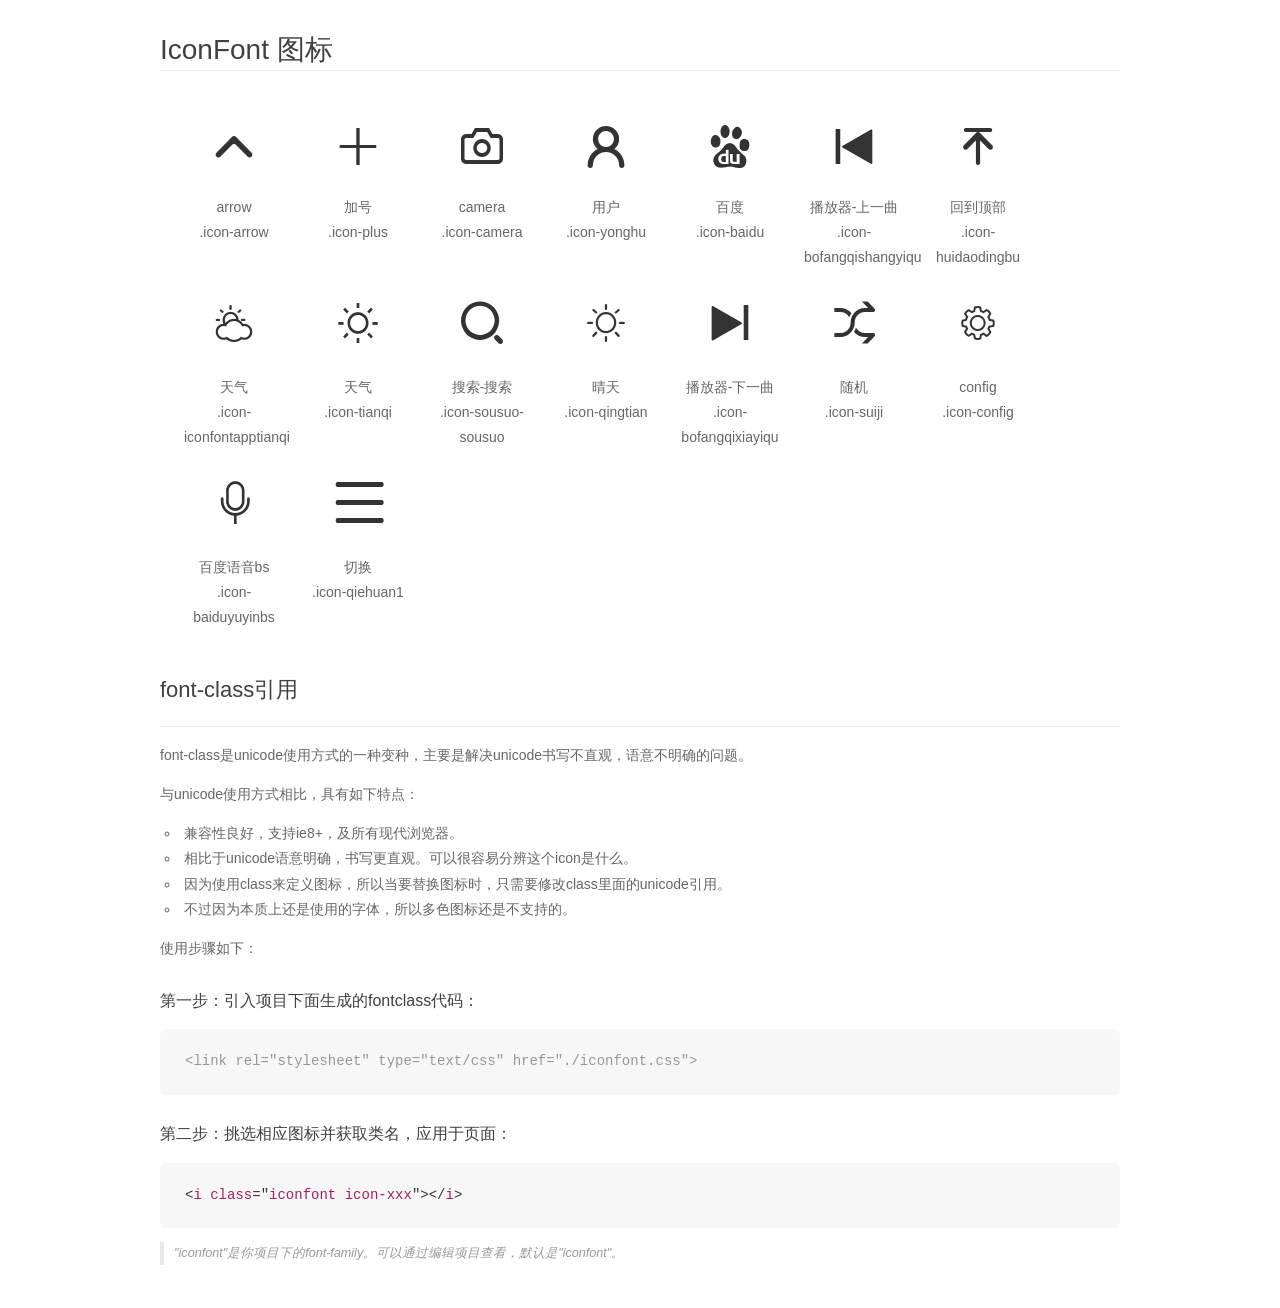
<file: nodejs/nodebaidu/public/font/demo_fontclass.html>
<!DOCTYPE html>
<html>
<head>
    <meta charset="utf-8"/>
    <title>IconFont</title>
    <link rel="stylesheet" href="demo.css">
    <link rel="stylesheet" href="iconfont.css">
</head>
<body>
    <div class="main markdown">
        <h1>IconFont 图标</h1>
        <ul class="icon_lists clear">
            
                <li>
                <i class="icon iconfont icon-arrow"></i>
                    <div class="name">arrow</div>
                    <div class="fontclass">.icon-arrow</div>
                </li>
            
                <li>
                <i class="icon iconfont icon-plus"></i>
                    <div class="name">加号</div>
                    <div class="fontclass">.icon-plus</div>
                </li>
            
                <li>
                <i class="icon iconfont icon-camera"></i>
                    <div class="name">camera</div>
                    <div class="fontclass">.icon-camera</div>
                </li>
            
                <li>
                <i class="icon iconfont icon-yonghu"></i>
                    <div class="name">用户</div>
                    <div class="fontclass">.icon-yonghu</div>
                </li>
            
                <li>
                <i class="icon iconfont icon-baidu"></i>
                    <div class="name">百度</div>
                    <div class="fontclass">.icon-baidu</div>
                </li>
            
                <li>
                <i class="icon iconfont icon-bofangqishangyiqu"></i>
                    <div class="name">播放器-上一曲</div>
                    <div class="fontclass">.icon-bofangqishangyiqu</div>
                </li>
            
                <li>
                <i class="icon iconfont icon-huidaodingbu"></i>
                    <div class="name">回到顶部</div>
                    <div class="fontclass">.icon-huidaodingbu</div>
                </li>
            
                <li>
                <i class="icon iconfont icon-iconfontapptianqi"></i>
                    <div class="name">天气</div>
                    <div class="fontclass">.icon-iconfontapptianqi</div>
                </li>
            
                <li>
                <i class="icon iconfont icon-tianqi"></i>
                    <div class="name">天气 </div>
                    <div class="fontclass">.icon-tianqi</div>
                </li>
            
                <li>
                <i class="icon iconfont icon-sousuo-sousuo"></i>
                    <div class="name">搜索-搜索</div>
                    <div class="fontclass">.icon-sousuo-sousuo</div>
                </li>
            
                <li>
                <i class="icon iconfont icon-qingtian"></i>
                    <div class="name">晴天</div>
                    <div class="fontclass">.icon-qingtian</div>
                </li>
            
                <li>
                <i class="icon iconfont icon-bofangqixiayiqu"></i>
                    <div class="name">播放器-下一曲</div>
                    <div class="fontclass">.icon-bofangqixiayiqu</div>
                </li>
            
                <li>
                <i class="icon iconfont icon-suiji"></i>
                    <div class="name">随机</div>
                    <div class="fontclass">.icon-suiji</div>
                </li>
            
                <li>
                <i class="icon iconfont icon-config"></i>
                    <div class="name">config</div>
                    <div class="fontclass">.icon-config</div>
                </li>
            
                <li>
                <i class="icon iconfont icon-baiduyuyinbs"></i>
                    <div class="name">百度语音bs</div>
                    <div class="fontclass">.icon-baiduyuyinbs</div>
                </li>
            
                <li>
                <i class="icon iconfont icon-qiehuan1"></i>
                    <div class="name">切换</div>
                    <div class="fontclass">.icon-qiehuan1</div>
                </li>
            
        </ul>

        <h2 id="font-class-">font-class引用</h2>
        <hr>

        <p>font-class是unicode使用方式的一种变种，主要是解决unicode书写不直观，语意不明确的问题。</p>
        <p>与unicode使用方式相比，具有如下特点：</p>
        <ul>
        <li>兼容性良好，支持ie8+，及所有现代浏览器。</li>
        <li>相比于unicode语意明确，书写更直观。可以很容易分辨这个icon是什么。</li>
        <li>因为使用class来定义图标，所以当要替换图标时，只需要修改class里面的unicode引用。</li>
        <li>不过因为本质上还是使用的字体，所以多色图标还是不支持的。</li>
        </ul>
        <p>使用步骤如下：</p>
        <h3 id="-fontclass-">第一步：引入项目下面生成的fontclass代码：</h3>


        <pre><code class="lang-js hljs javascript"><span class="hljs-comment">&lt;link rel="stylesheet" type="text/css" href="./iconfont.css"&gt;</span></code></pre>
        <h3 id="-">第二步：挑选相应图标并获取类名，应用于页面：</h3>
        <pre><code class="lang-css hljs">&lt;<span class="hljs-selector-tag">i</span> <span class="hljs-selector-tag">class</span>="<span class="hljs-selector-tag">iconfont</span> <span class="hljs-selector-tag">icon-xxx</span>"&gt;&lt;/<span class="hljs-selector-tag">i</span>&gt;</code></pre>
        <blockquote>
        <p>"iconfont"是你项目下的font-family。可以通过编辑项目查看，默认是"iconfont"。</p>
        </blockquote>
    </div>
</body>
</html>
</file>
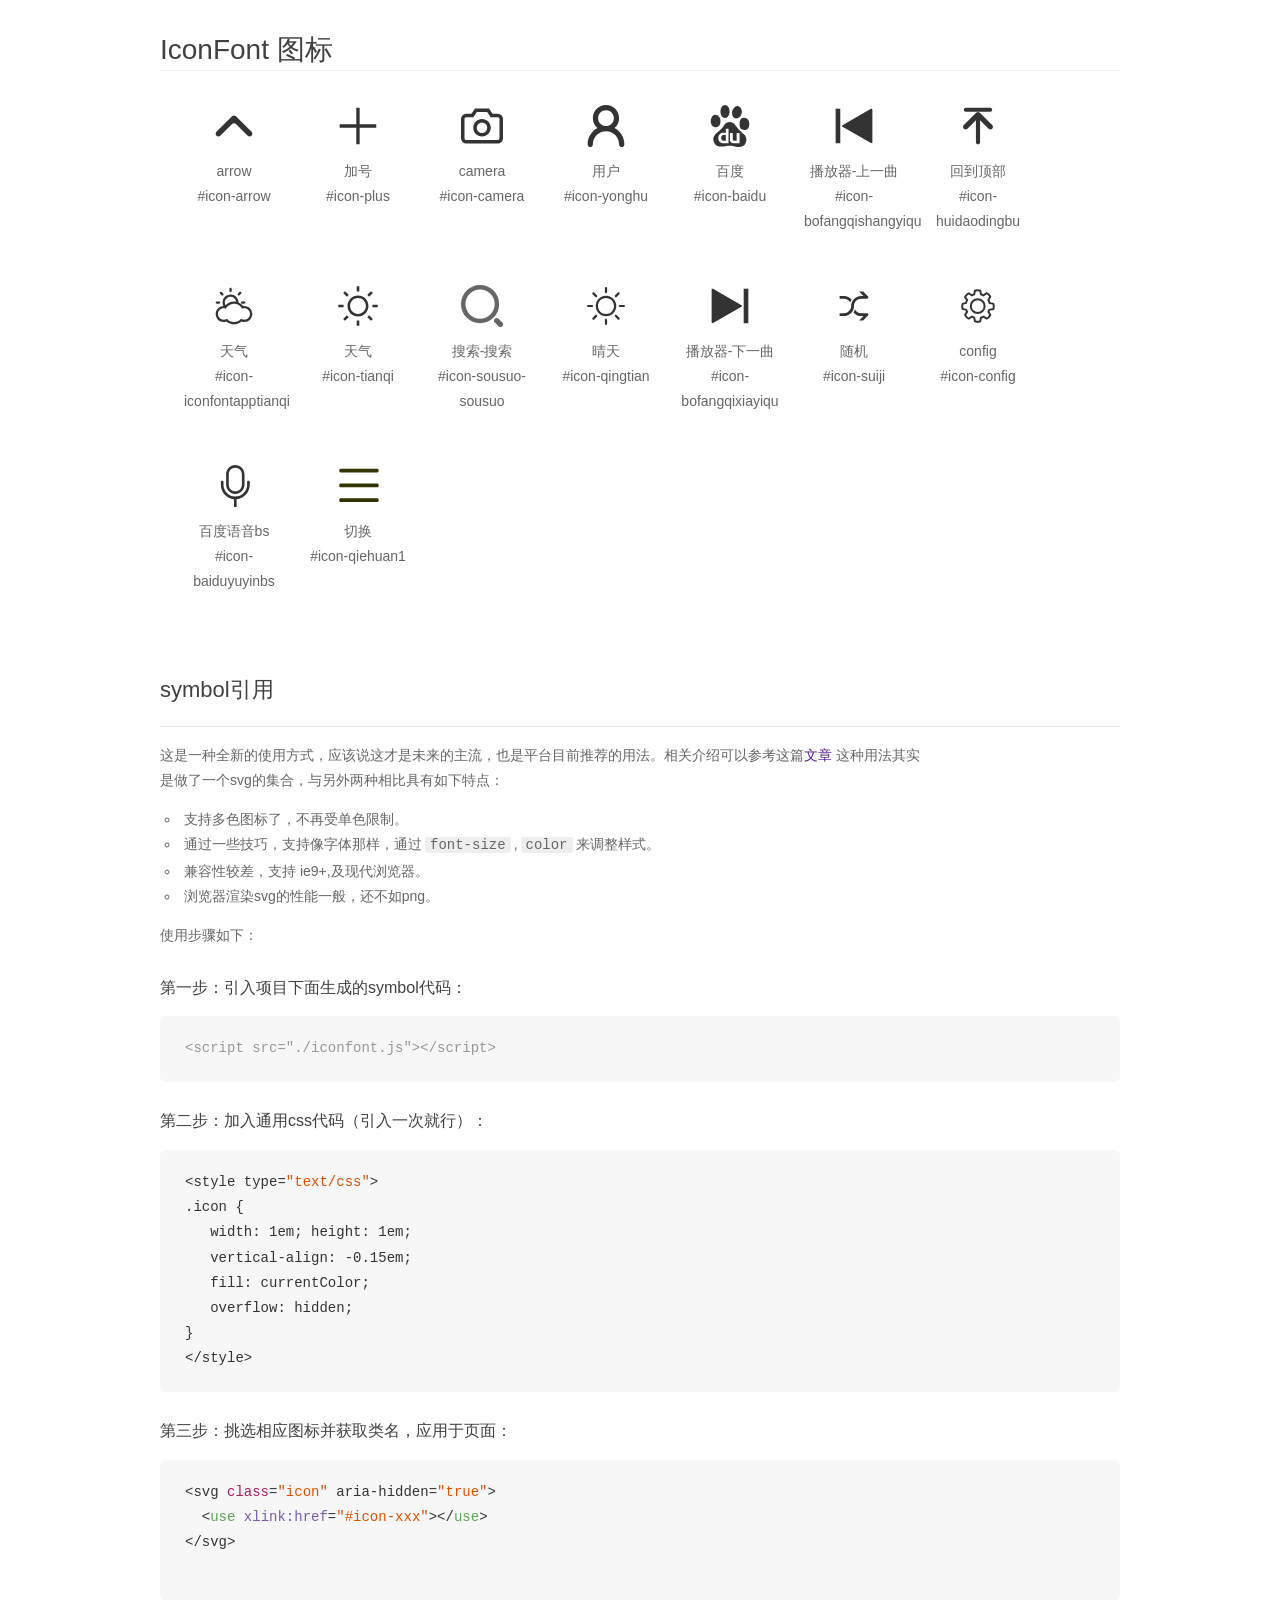
<file: nodejs/nodebaidu/public/font/demo_symbol.html>
<!DOCTYPE html>
<html>
<head>
    <meta charset="utf-8"/>
    <title>IconFont</title>
    <link rel="stylesheet" href="demo.css">
    <script src="iconfont.js"></script>

    <style type="text/css">
        .icon {
          /* 通过设置 font-size 来改变图标大小 */
          width: 1em; height: 1em;
          /* 图标和文字相邻时，垂直对齐 */
          vertical-align: -0.15em;
          /* 通过设置 color 来改变 SVG 的颜色/fill */
          fill: currentColor;
          /* path 和 stroke 溢出 viewBox 部分在 IE 下会显示
             normalize.css 中也包含这行 */
          overflow: hidden;
        }

    </style>
</head>
<body>
    <div class="main markdown">
        <h1>IconFont 图标</h1>
        <ul class="icon_lists clear">
            
                <li>
                    <svg class="icon" aria-hidden="true">
                        <use xlink:href="#icon-arrow"></use>
                    </svg>
                    <div class="name">arrow</div>
                    <div class="fontclass">#icon-arrow</div>
                </li>
            
                <li>
                    <svg class="icon" aria-hidden="true">
                        <use xlink:href="#icon-plus"></use>
                    </svg>
                    <div class="name">加号</div>
                    <div class="fontclass">#icon-plus</div>
                </li>
            
                <li>
                    <svg class="icon" aria-hidden="true">
                        <use xlink:href="#icon-camera"></use>
                    </svg>
                    <div class="name">camera</div>
                    <div class="fontclass">#icon-camera</div>
                </li>
            
                <li>
                    <svg class="icon" aria-hidden="true">
                        <use xlink:href="#icon-yonghu"></use>
                    </svg>
                    <div class="name">用户</div>
                    <div class="fontclass">#icon-yonghu</div>
                </li>
            
                <li>
                    <svg class="icon" aria-hidden="true">
                        <use xlink:href="#icon-baidu"></use>
                    </svg>
                    <div class="name">百度</div>
                    <div class="fontclass">#icon-baidu</div>
                </li>
            
                <li>
                    <svg class="icon" aria-hidden="true">
                        <use xlink:href="#icon-bofangqishangyiqu"></use>
                    </svg>
                    <div class="name">播放器-上一曲</div>
                    <div class="fontclass">#icon-bofangqishangyiqu</div>
                </li>
            
                <li>
                    <svg class="icon" aria-hidden="true">
                        <use xlink:href="#icon-huidaodingbu"></use>
                    </svg>
                    <div class="name">回到顶部</div>
                    <div class="fontclass">#icon-huidaodingbu</div>
                </li>
            
                <li>
                    <svg class="icon" aria-hidden="true">
                        <use xlink:href="#icon-iconfontapptianqi"></use>
                    </svg>
                    <div class="name">天气</div>
                    <div class="fontclass">#icon-iconfontapptianqi</div>
                </li>
            
                <li>
                    <svg class="icon" aria-hidden="true">
                        <use xlink:href="#icon-tianqi"></use>
                    </svg>
                    <div class="name">天气 </div>
                    <div class="fontclass">#icon-tianqi</div>
                </li>
            
                <li>
                    <svg class="icon" aria-hidden="true">
                        <use xlink:href="#icon-sousuo-sousuo"></use>
                    </svg>
                    <div class="name">搜索-搜索</div>
                    <div class="fontclass">#icon-sousuo-sousuo</div>
                </li>
            
                <li>
                    <svg class="icon" aria-hidden="true">
                        <use xlink:href="#icon-qingtian"></use>
                    </svg>
                    <div class="name">晴天</div>
                    <div class="fontclass">#icon-qingtian</div>
                </li>
            
                <li>
                    <svg class="icon" aria-hidden="true">
                        <use xlink:href="#icon-bofangqixiayiqu"></use>
                    </svg>
                    <div class="name">播放器-下一曲</div>
                    <div class="fontclass">#icon-bofangqixiayiqu</div>
                </li>
            
                <li>
                    <svg class="icon" aria-hidden="true">
                        <use xlink:href="#icon-suiji"></use>
                    </svg>
                    <div class="name">随机</div>
                    <div class="fontclass">#icon-suiji</div>
                </li>
            
                <li>
                    <svg class="icon" aria-hidden="true">
                        <use xlink:href="#icon-config"></use>
                    </svg>
                    <div class="name">config</div>
                    <div class="fontclass">#icon-config</div>
                </li>
            
                <li>
                    <svg class="icon" aria-hidden="true">
                        <use xlink:href="#icon-baiduyuyinbs"></use>
                    </svg>
                    <div class="name">百度语音bs</div>
                    <div class="fontclass">#icon-baiduyuyinbs</div>
                </li>
            
                <li>
                    <svg class="icon" aria-hidden="true">
                        <use xlink:href="#icon-qiehuan1"></use>
                    </svg>
                    <div class="name">切换</div>
                    <div class="fontclass">#icon-qiehuan1</div>
                </li>
            
        </ul>


        <h2 id="symbol-">symbol引用</h2>
        <hr>

        <p>这是一种全新的使用方式，应该说这才是未来的主流，也是平台目前推荐的用法。相关介绍可以参考这篇<a href="">文章</a>
        这种用法其实是做了一个svg的集合，与另外两种相比具有如下特点：</p>
        <ul>
          <li>支持多色图标了，不再受单色限制。</li>
          <li>通过一些技巧，支持像字体那样，通过<code>font-size</code>,<code>color</code>来调整样式。</li>
          <li>兼容性较差，支持 ie9+,及现代浏览器。</li>
          <li>浏览器渲染svg的性能一般，还不如png。</li>
        </ul>
        <p>使用步骤如下：</p>
        <h3 id="-symbol-">第一步：引入项目下面生成的symbol代码：</h3>
        <pre><code class="lang-js hljs javascript"><span class="hljs-comment">&lt;script src="./iconfont.js"&gt;&lt;/script&gt;</span></code></pre>
        <h3 id="-css-">第二步：加入通用css代码（引入一次就行）：</h3>
        <pre><code class="lang-js hljs javascript">&lt;style type=<span class="hljs-string">"text/css"</span>&gt;
.icon {
   width: <span class="hljs-number">1</span>em; height: <span class="hljs-number">1</span>em;
   vertical-align: <span class="hljs-number">-0.15</span>em;
   fill: currentColor;
   overflow: hidden;
}
&lt;<span class="hljs-regexp">/style&gt;</span></code></pre>
        <h3 id="-">第三步：挑选相应图标并获取类名，应用于页面：</h3>
        <pre><code class="lang-js hljs javascript">&lt;svg <span class="hljs-class"><span class="hljs-keyword">class</span></span>=<span class="hljs-string">"icon"</span> aria-hidden=<span class="hljs-string">"true"</span>&gt;<span class="xml"><span class="hljs-tag">
  &lt;<span class="hljs-name">use</span> <span class="hljs-attr">xlink:href</span>=<span class="hljs-string">"#icon-xxx"</span>&gt;</span><span class="hljs-tag">&lt;/<span class="hljs-name">use</span>&gt;</span>
</span>&lt;<span class="hljs-regexp">/svg&gt;
        </span></code></pre>
    </div>
</body>
</html>
</file>
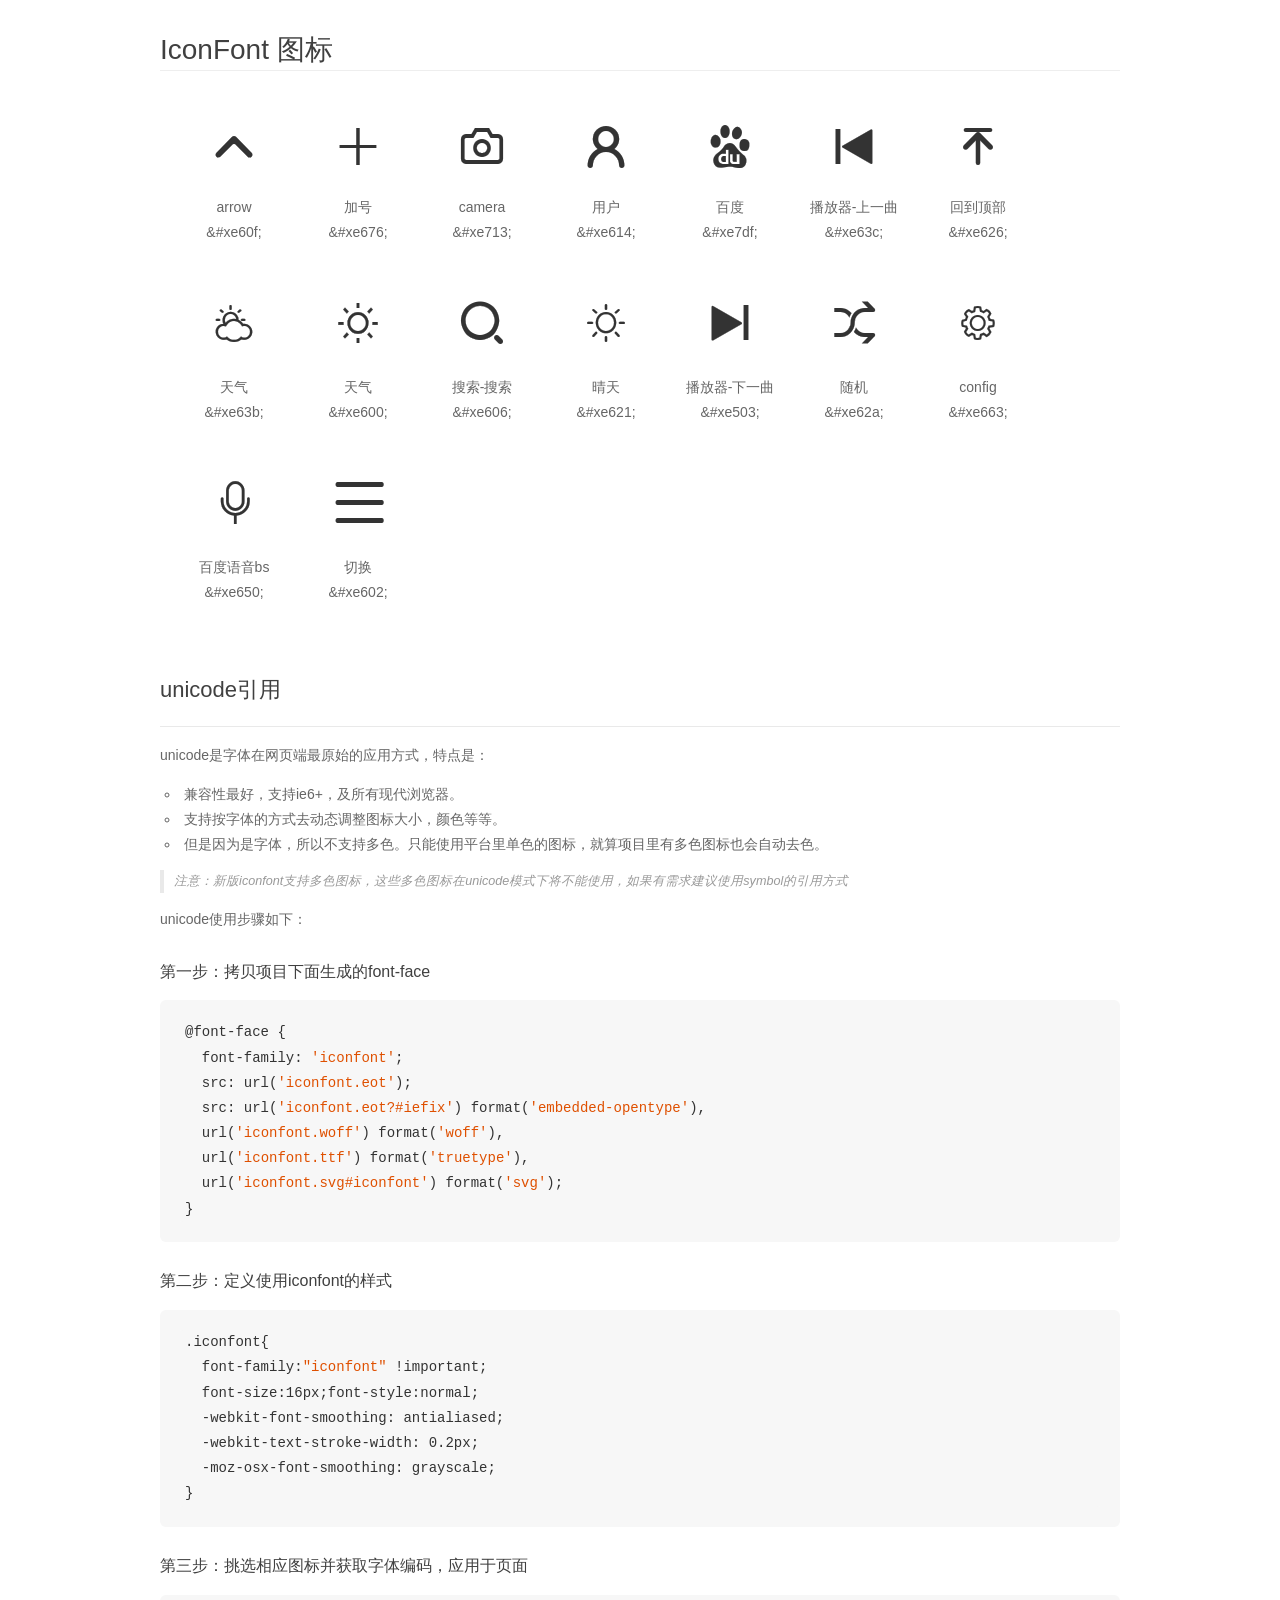
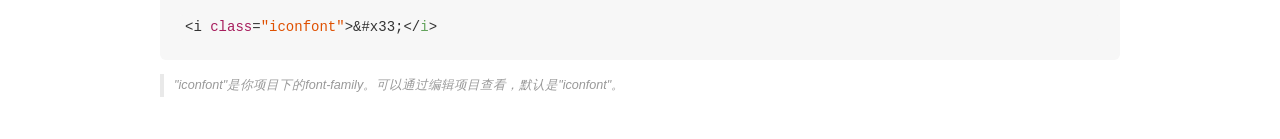
<file: nodejs/nodebaidu/public/font/demo_unicode.html>
<!DOCTYPE html>
<html>
<head>
    <meta charset="utf-8"/>
    <title>IconFont</title>
    <link rel="stylesheet" href="demo.css">

    <style type="text/css">

        @font-face {font-family: "iconfont";
          src: url('iconfont.eot'); /* IE9*/
          src: url('iconfont.eot#iefix') format('embedded-opentype'), /* IE6-IE8 */
          url('iconfont.woff') format('woff'), /* chrome, firefox */
          url('iconfont.ttf') format('truetype'), /* chrome, firefox, opera, Safari, Android, iOS 4.2+*/
          url('iconfont.svg#iconfont') format('svg'); /* iOS 4.1- */
        }

        .iconfont {
          font-family:"iconfont" !important;
          font-size:16px;
          font-style:normal;
          -webkit-font-smoothing: antialiased;
          -webkit-text-stroke-width: 0.2px;
          -moz-osx-font-smoothing: grayscale;
        }

    </style>
</head>
<body>
    <div class="main markdown">
        <h1>IconFont 图标</h1>
        <ul class="icon_lists clear">
            
                <li>
                <i class="icon iconfont">&#xe60f;</i>
                    <div class="name">arrow</div>
                    <div class="code">&amp;#xe60f;</div>
                </li>
            
                <li>
                <i class="icon iconfont">&#xe676;</i>
                    <div class="name">加号</div>
                    <div class="code">&amp;#xe676;</div>
                </li>
            
                <li>
                <i class="icon iconfont">&#xe713;</i>
                    <div class="name">camera</div>
                    <div class="code">&amp;#xe713;</div>
                </li>
            
                <li>
                <i class="icon iconfont">&#xe614;</i>
                    <div class="name">用户</div>
                    <div class="code">&amp;#xe614;</div>
                </li>
            
                <li>
                <i class="icon iconfont">&#xe7df;</i>
                    <div class="name">百度</div>
                    <div class="code">&amp;#xe7df;</div>
                </li>
            
                <li>
                <i class="icon iconfont">&#xe63c;</i>
                    <div class="name">播放器-上一曲</div>
                    <div class="code">&amp;#xe63c;</div>
                </li>
            
                <li>
                <i class="icon iconfont">&#xe626;</i>
                    <div class="name">回到顶部</div>
                    <div class="code">&amp;#xe626;</div>
                </li>
            
                <li>
                <i class="icon iconfont">&#xe63b;</i>
                    <div class="name">天气</div>
                    <div class="code">&amp;#xe63b;</div>
                </li>
            
                <li>
                <i class="icon iconfont">&#xe600;</i>
                    <div class="name">天气 </div>
                    <div class="code">&amp;#xe600;</div>
                </li>
            
                <li>
                <i class="icon iconfont">&#xe606;</i>
                    <div class="name">搜索-搜索</div>
                    <div class="code">&amp;#xe606;</div>
                </li>
            
                <li>
                <i class="icon iconfont">&#xe621;</i>
                    <div class="name">晴天</div>
                    <div class="code">&amp;#xe621;</div>
                </li>
            
                <li>
                <i class="icon iconfont">&#xe503;</i>
                    <div class="name">播放器-下一曲</div>
                    <div class="code">&amp;#xe503;</div>
                </li>
            
                <li>
                <i class="icon iconfont">&#xe62a;</i>
                    <div class="name">随机</div>
                    <div class="code">&amp;#xe62a;</div>
                </li>
            
                <li>
                <i class="icon iconfont">&#xe663;</i>
                    <div class="name">config</div>
                    <div class="code">&amp;#xe663;</div>
                </li>
            
                <li>
                <i class="icon iconfont">&#xe650;</i>
                    <div class="name">百度语音bs</div>
                    <div class="code">&amp;#xe650;</div>
                </li>
            
                <li>
                <i class="icon iconfont">&#xe602;</i>
                    <div class="name">切换</div>
                    <div class="code">&amp;#xe602;</div>
                </li>
            
        </ul>
        <h2 id="unicode-">unicode引用</h2>
        <hr>

        <p>unicode是字体在网页端最原始的应用方式，特点是：</p>
        <ul>
        <li>兼容性最好，支持ie6+，及所有现代浏览器。</li>
        <li>支持按字体的方式去动态调整图标大小，颜色等等。</li>
        <li>但是因为是字体，所以不支持多色。只能使用平台里单色的图标，就算项目里有多色图标也会自动去色。</li>
        </ul>
        <blockquote>
        <p>注意：新版iconfont支持多色图标，这些多色图标在unicode模式下将不能使用，如果有需求建议使用symbol的引用方式</p>
        </blockquote>
        <p>unicode使用步骤如下：</p>
        <h3 id="-font-face">第一步：拷贝项目下面生成的font-face</h3>
        <pre><code class="lang-js hljs javascript">@font-face {
  font-family: <span class="hljs-string">'iconfont'</span>;
  src: url(<span class="hljs-string">'iconfont.eot'</span>);
  src: url(<span class="hljs-string">'iconfont.eot?#iefix'</span>) format(<span class="hljs-string">'embedded-opentype'</span>),
  url(<span class="hljs-string">'iconfont.woff'</span>) format(<span class="hljs-string">'woff'</span>),
  url(<span class="hljs-string">'iconfont.ttf'</span>) format(<span class="hljs-string">'truetype'</span>),
  url(<span class="hljs-string">'iconfont.svg#iconfont'</span>) format(<span class="hljs-string">'svg'</span>);
}
</code></pre>
        <h3 id="-iconfont-">第二步：定义使用iconfont的样式</h3>
        <pre><code class="lang-js hljs javascript">.iconfont{
  font-family:<span class="hljs-string">"iconfont"</span> !important;
  font-size:<span class="hljs-number">16</span>px;font-style:normal;
  -webkit-font-smoothing: antialiased;
  -webkit-text-stroke-width: <span class="hljs-number">0.2</span>px;
  -moz-osx-font-smoothing: grayscale;
}
</code></pre>
        <h3 id="-">第三步：挑选相应图标并获取字体编码，应用于页面</h3>
        <pre><code class="lang-js hljs javascript">&lt;i <span class="hljs-class"><span class="hljs-keyword">class</span></span>=<span class="hljs-string">"iconfont"</span>&gt;&amp;#x33;<span class="xml"><span class="hljs-tag">&lt;/<span class="hljs-name">i</span>&gt;</span></span></code></pre>

        <blockquote>
        <p>"iconfont"是你项目下的font-family。可以通过编辑项目查看，默认是"iconfont"。</p>
        </blockquote>
    </div>


</body>
</html>
</file>
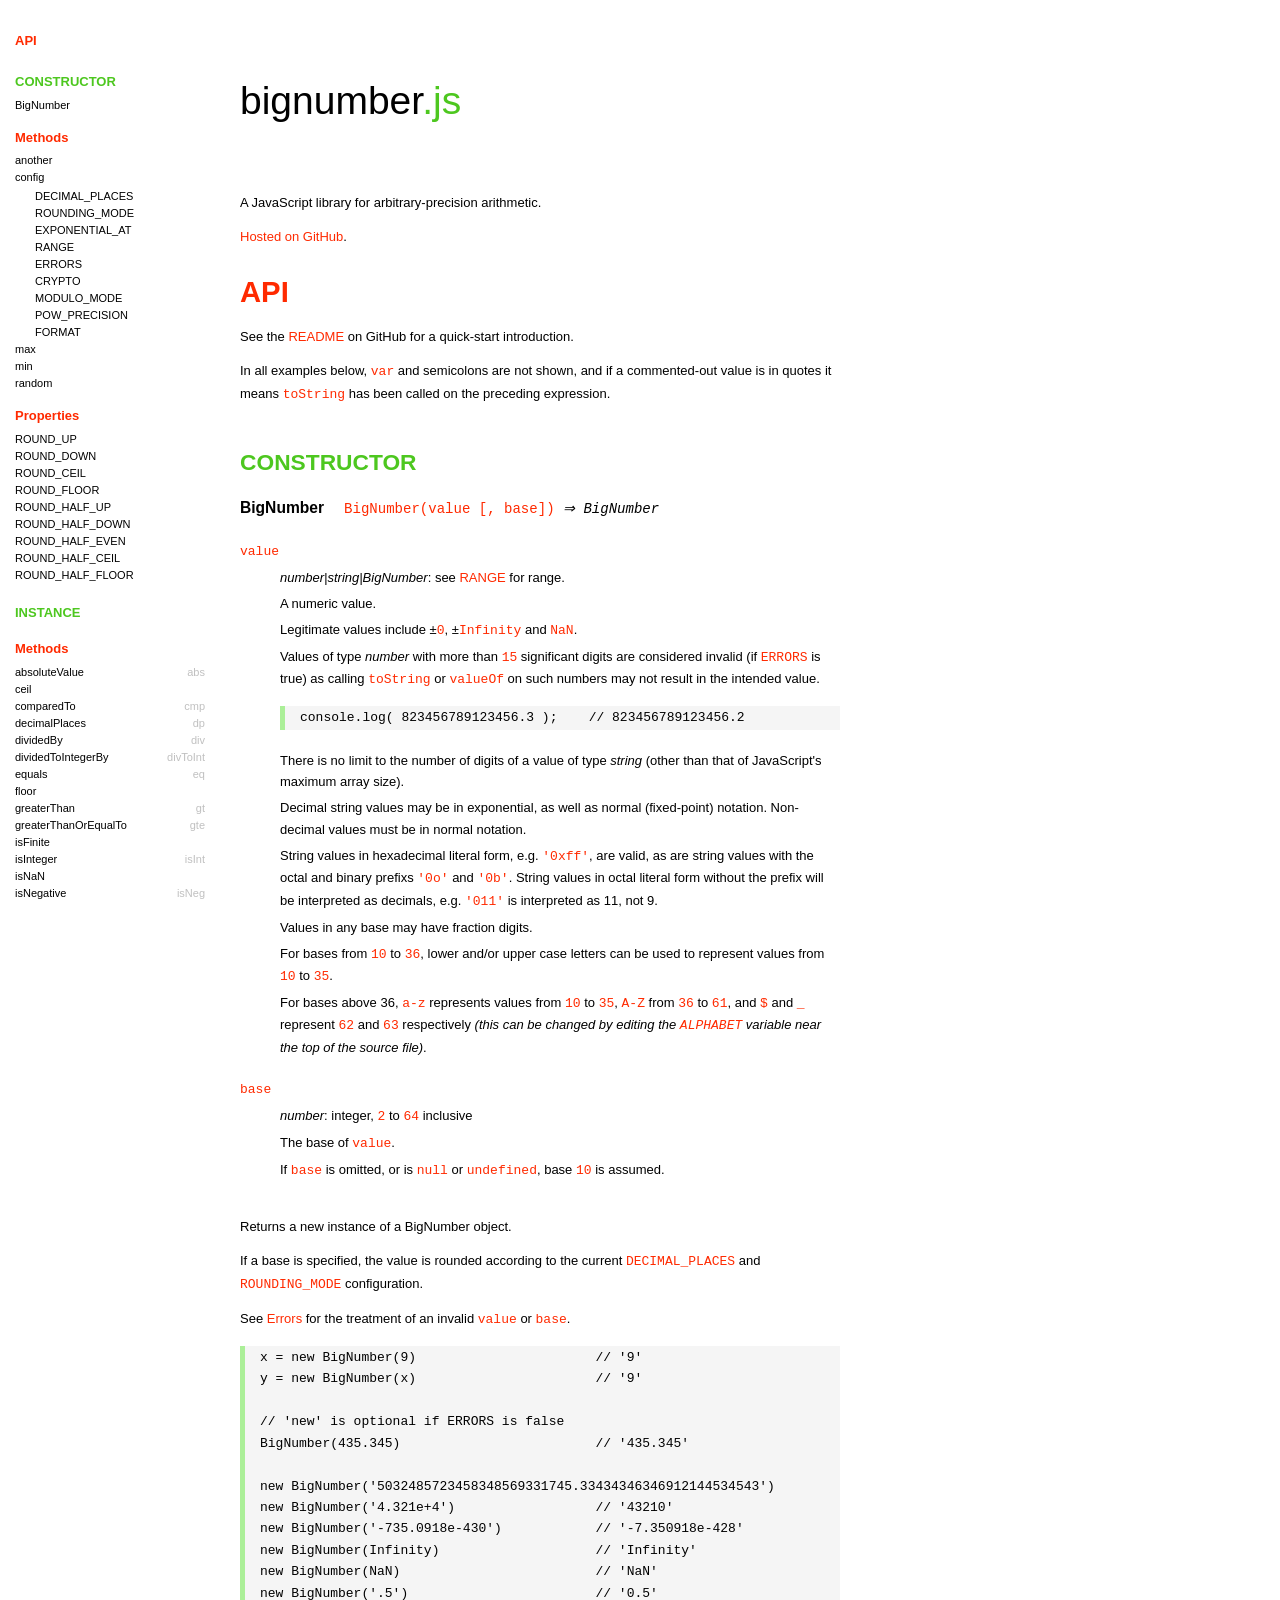
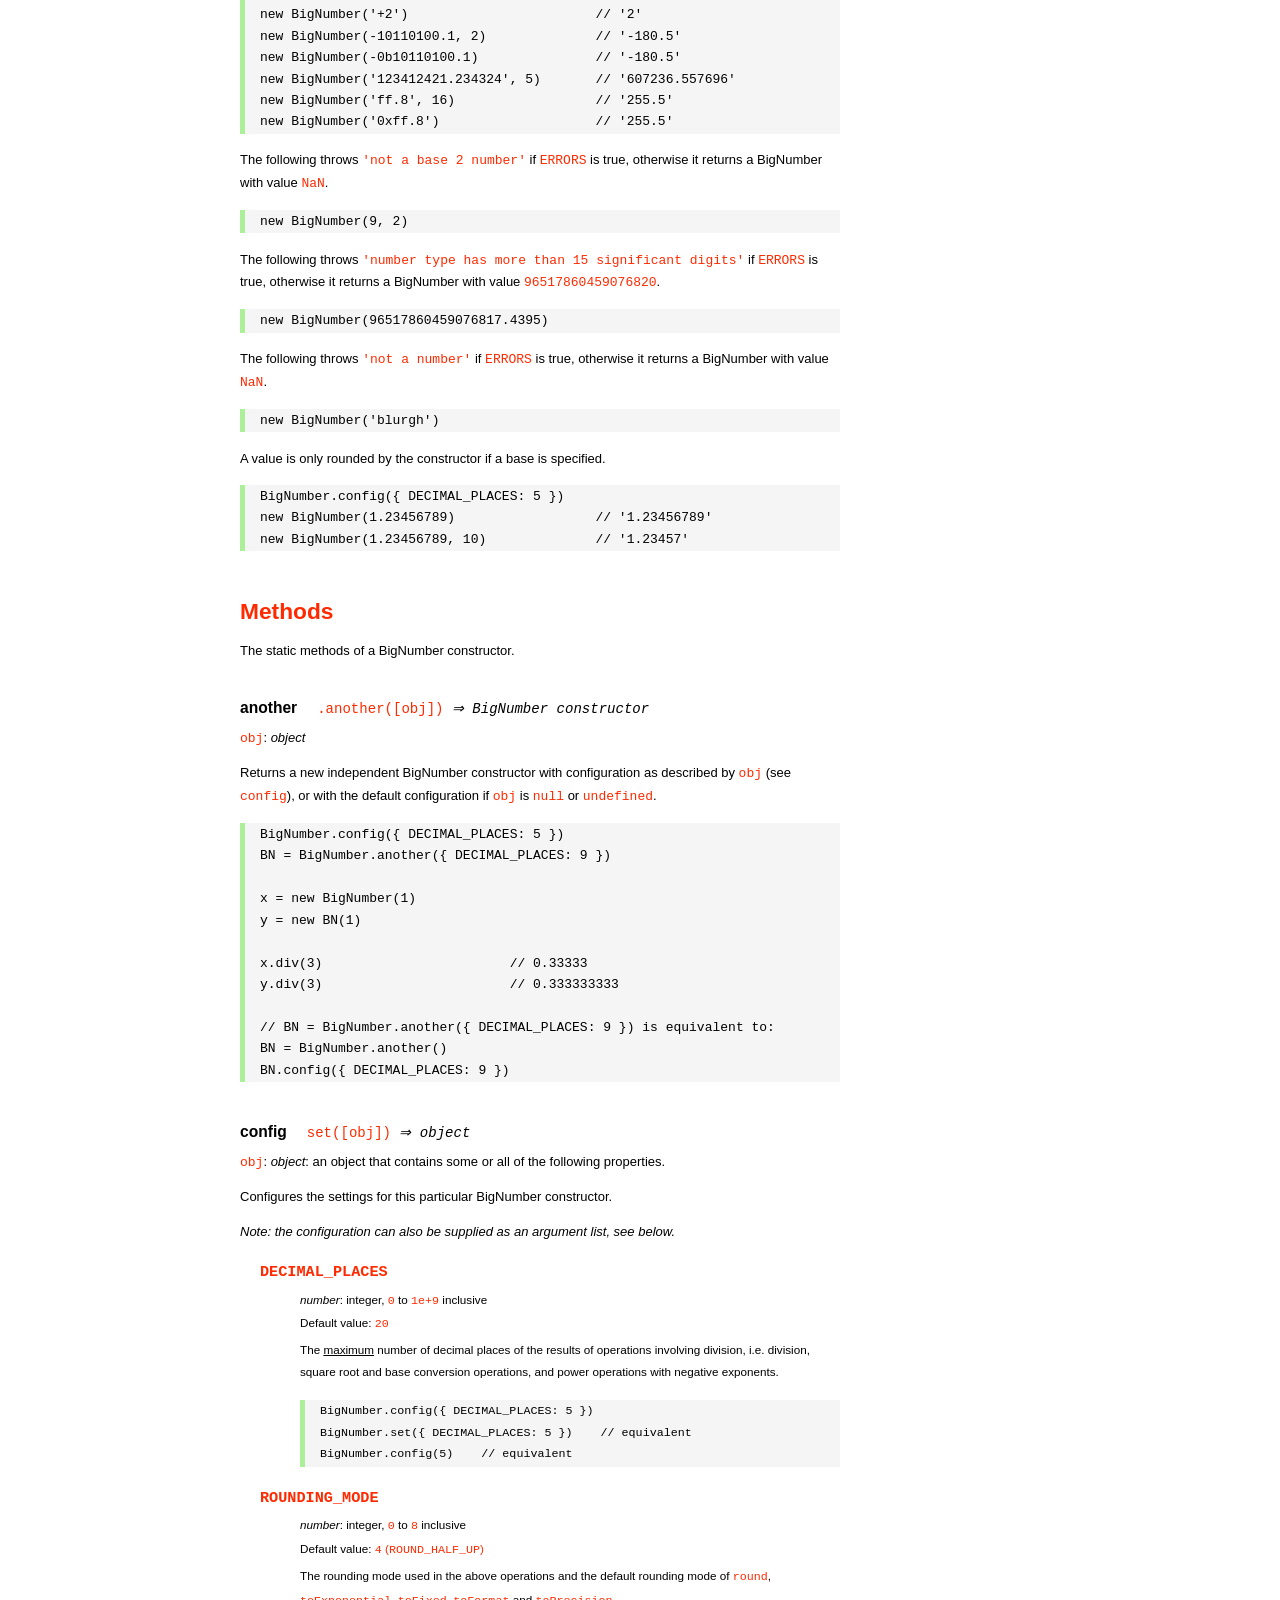
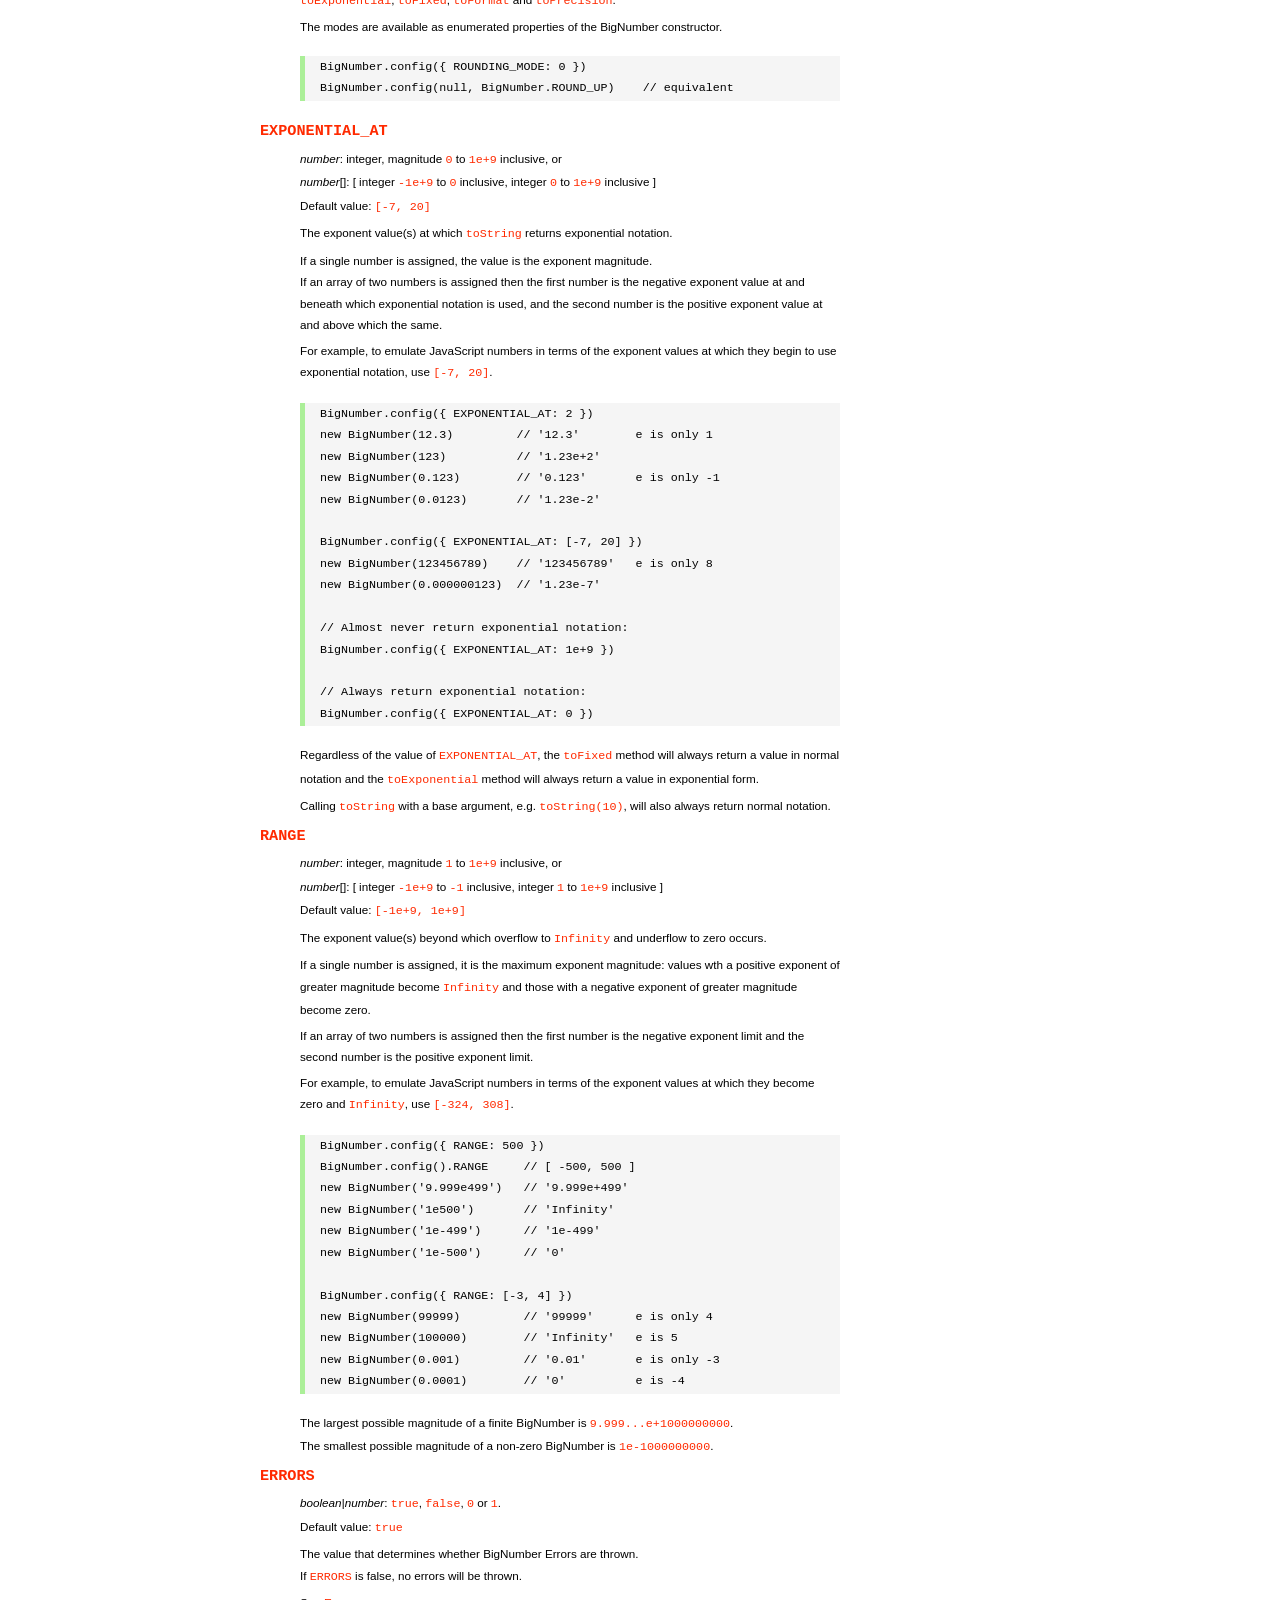
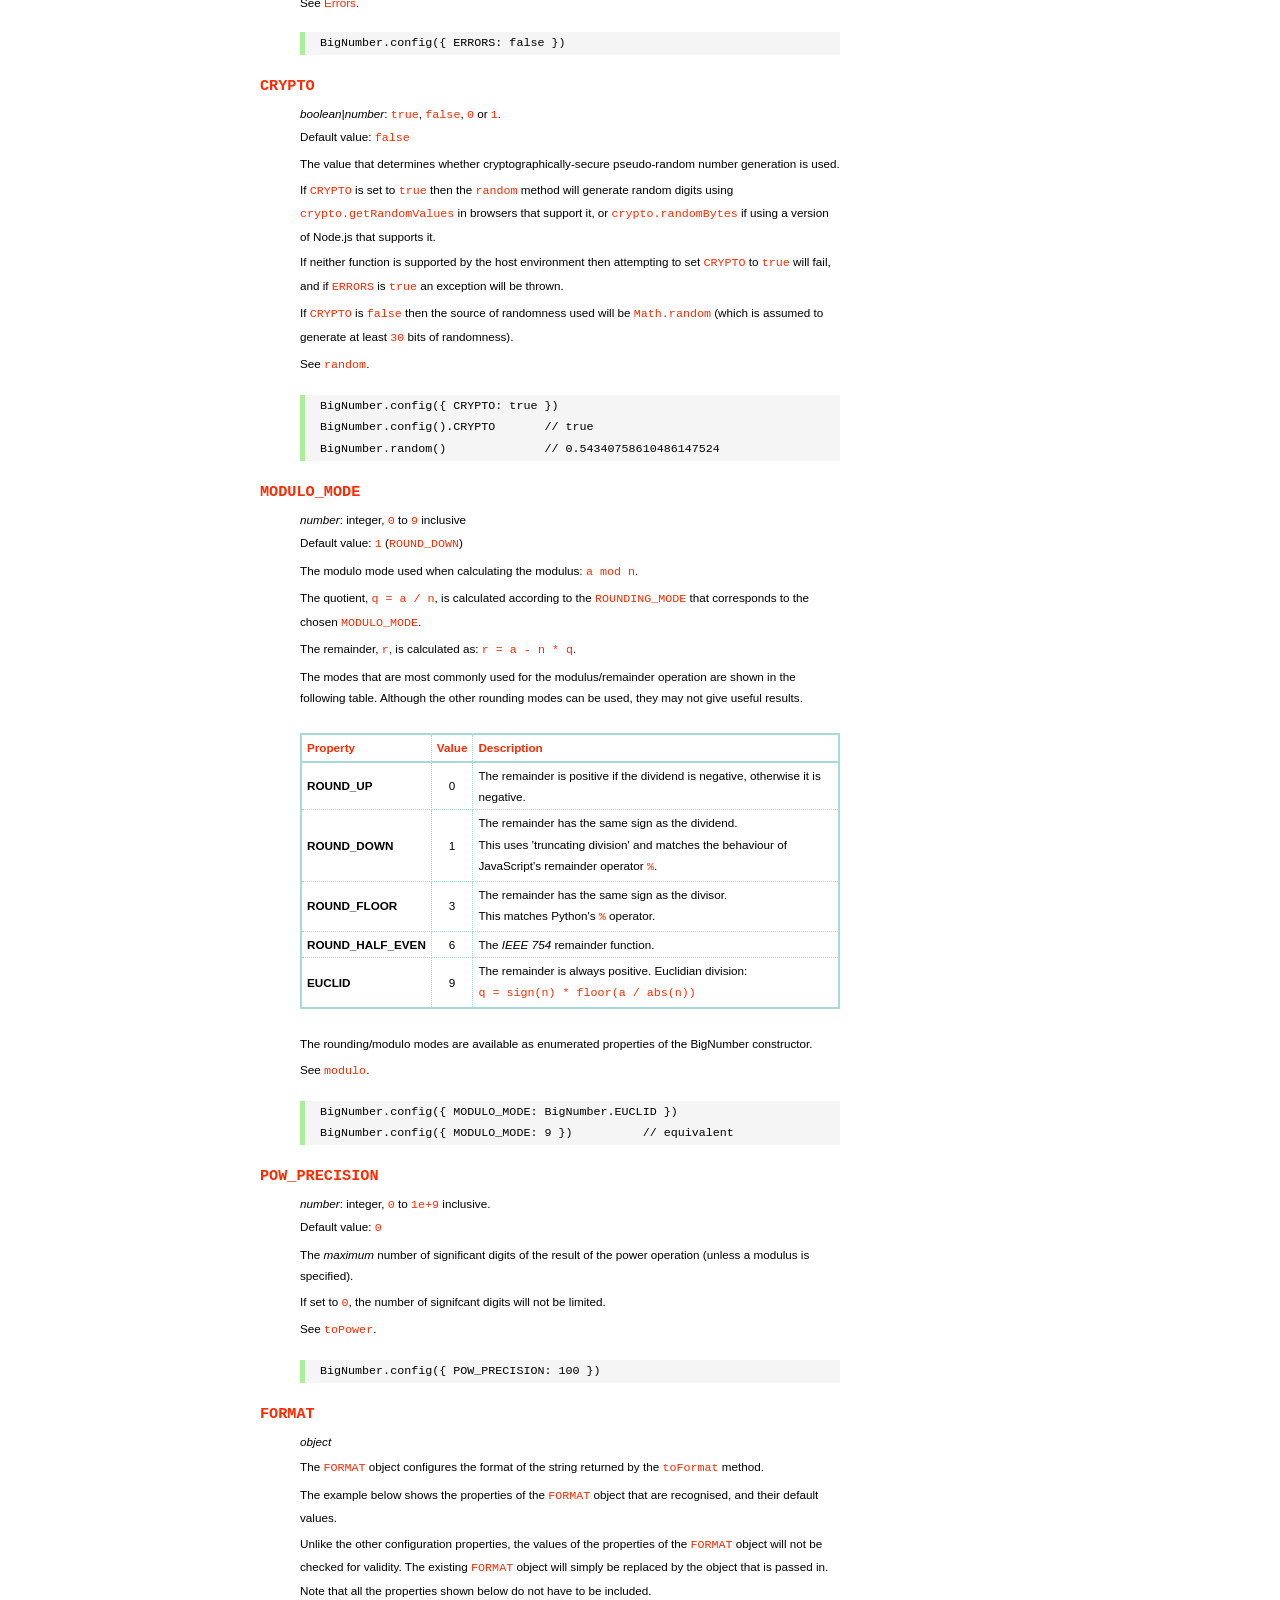
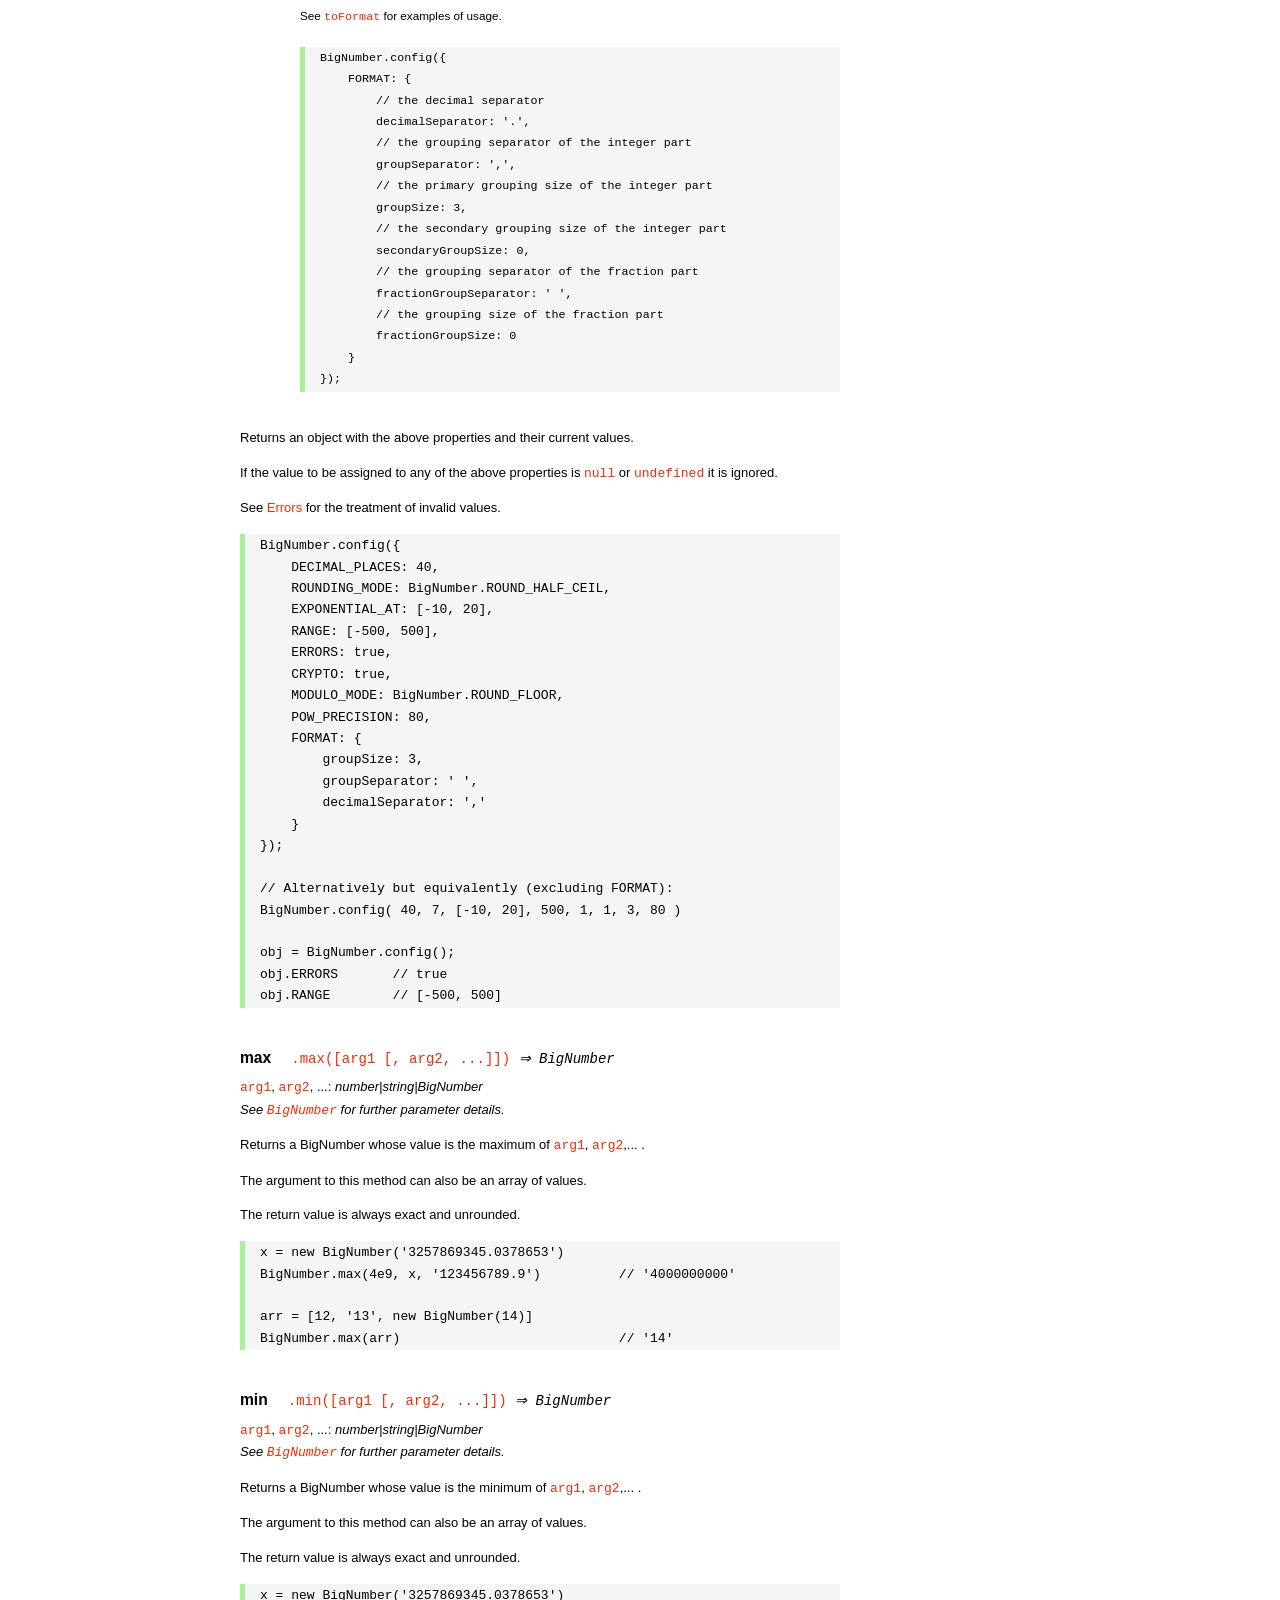
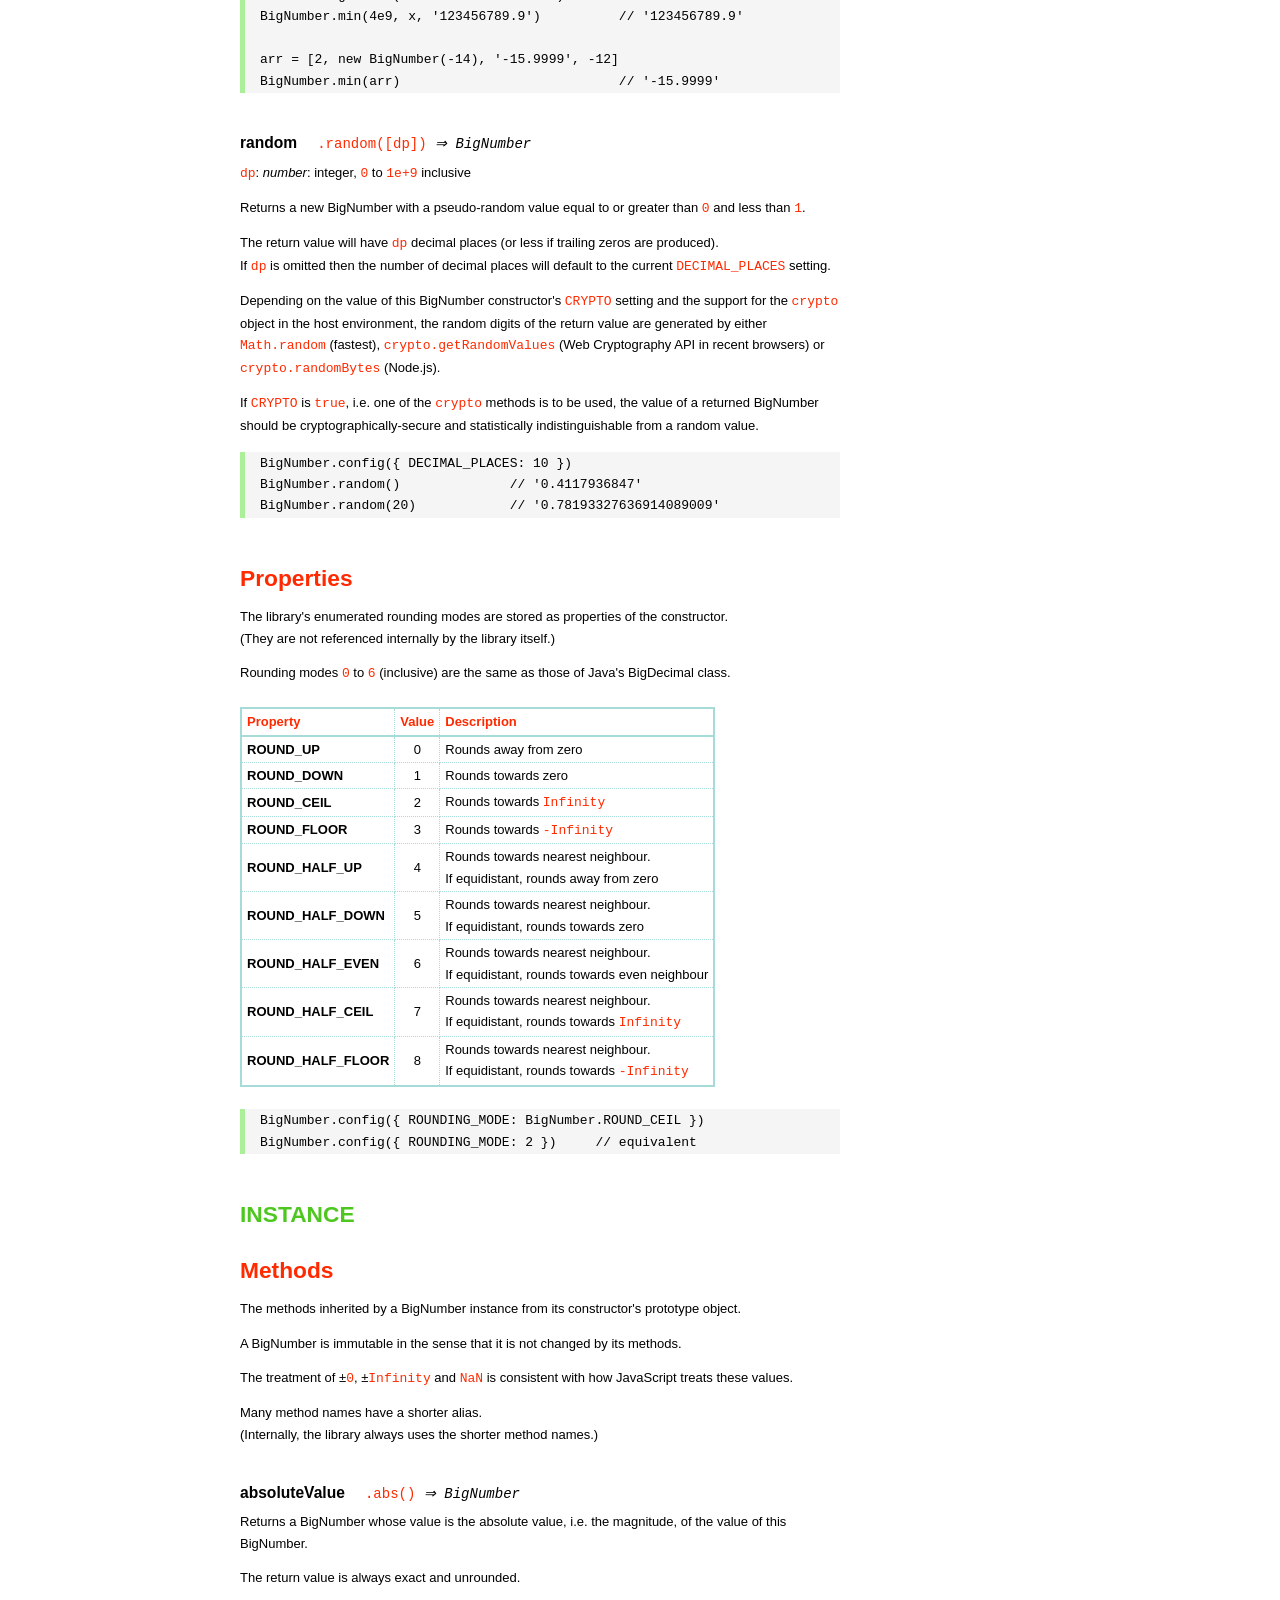
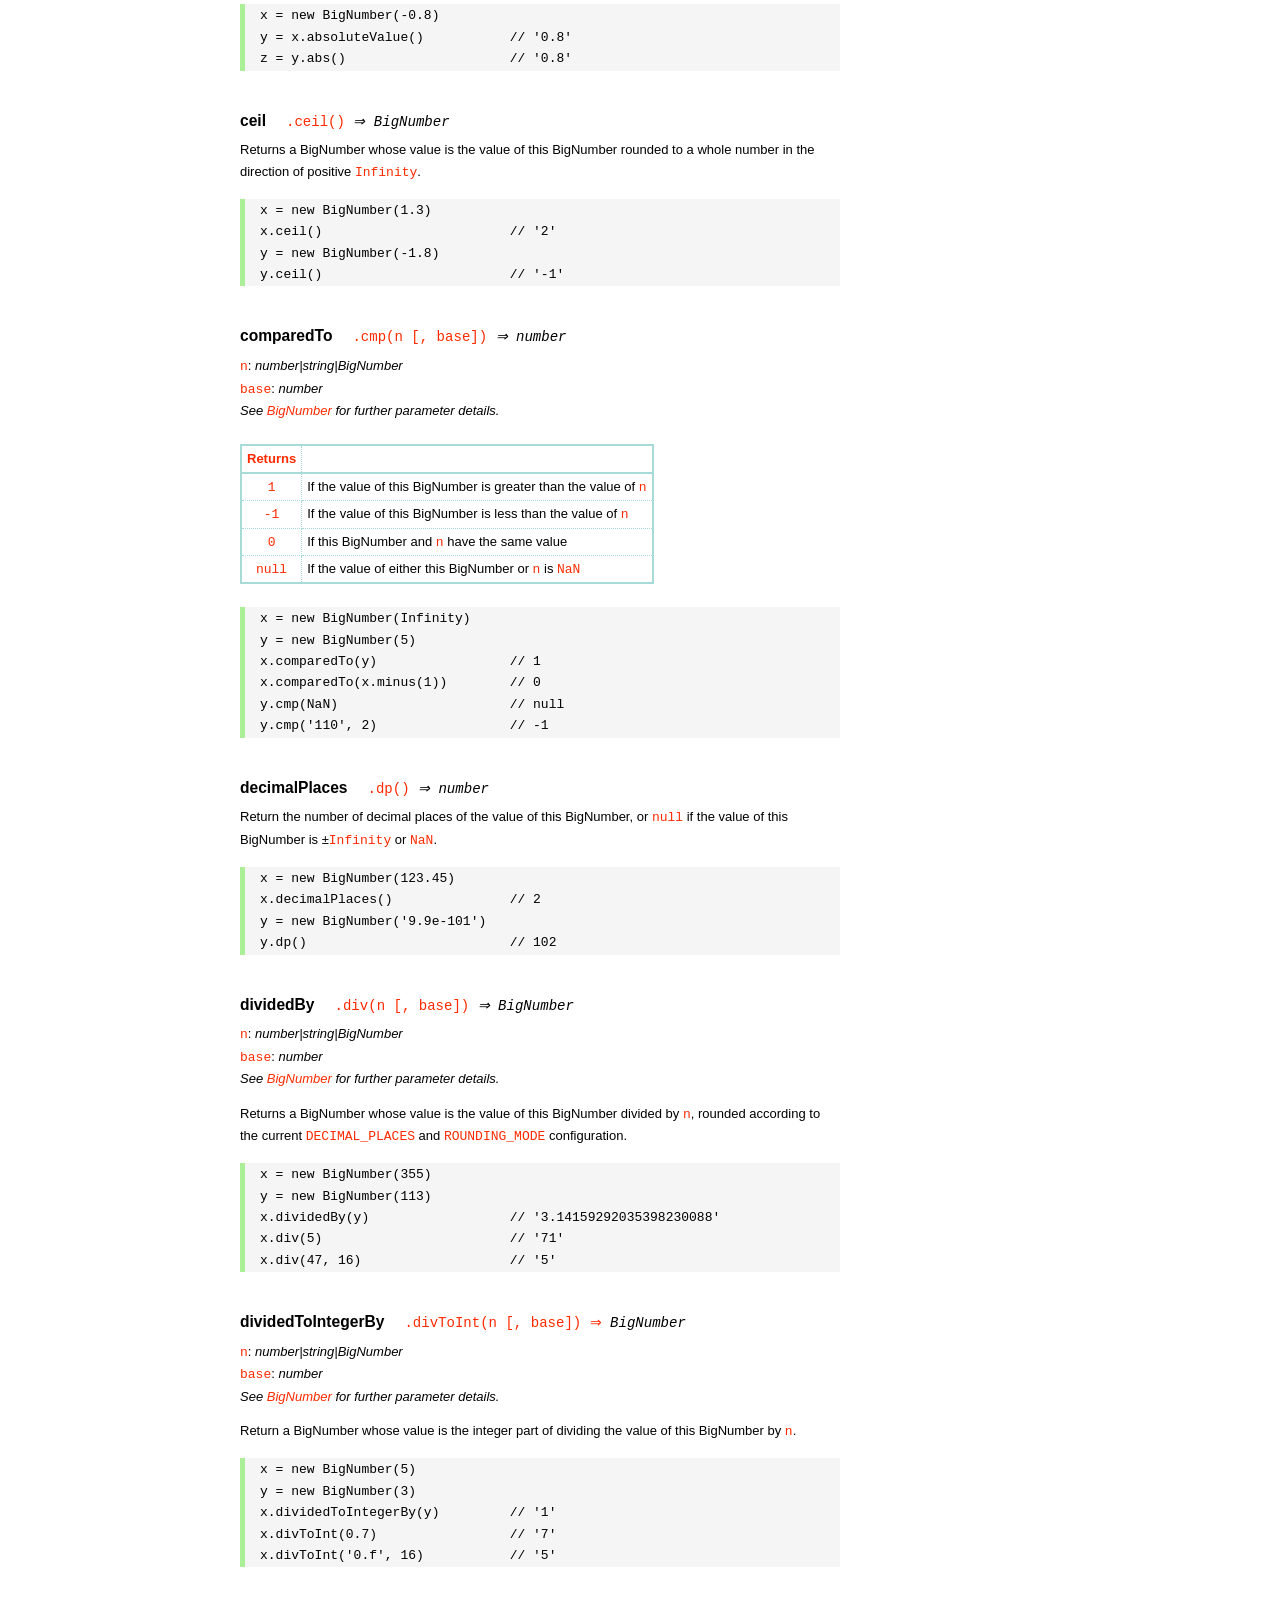
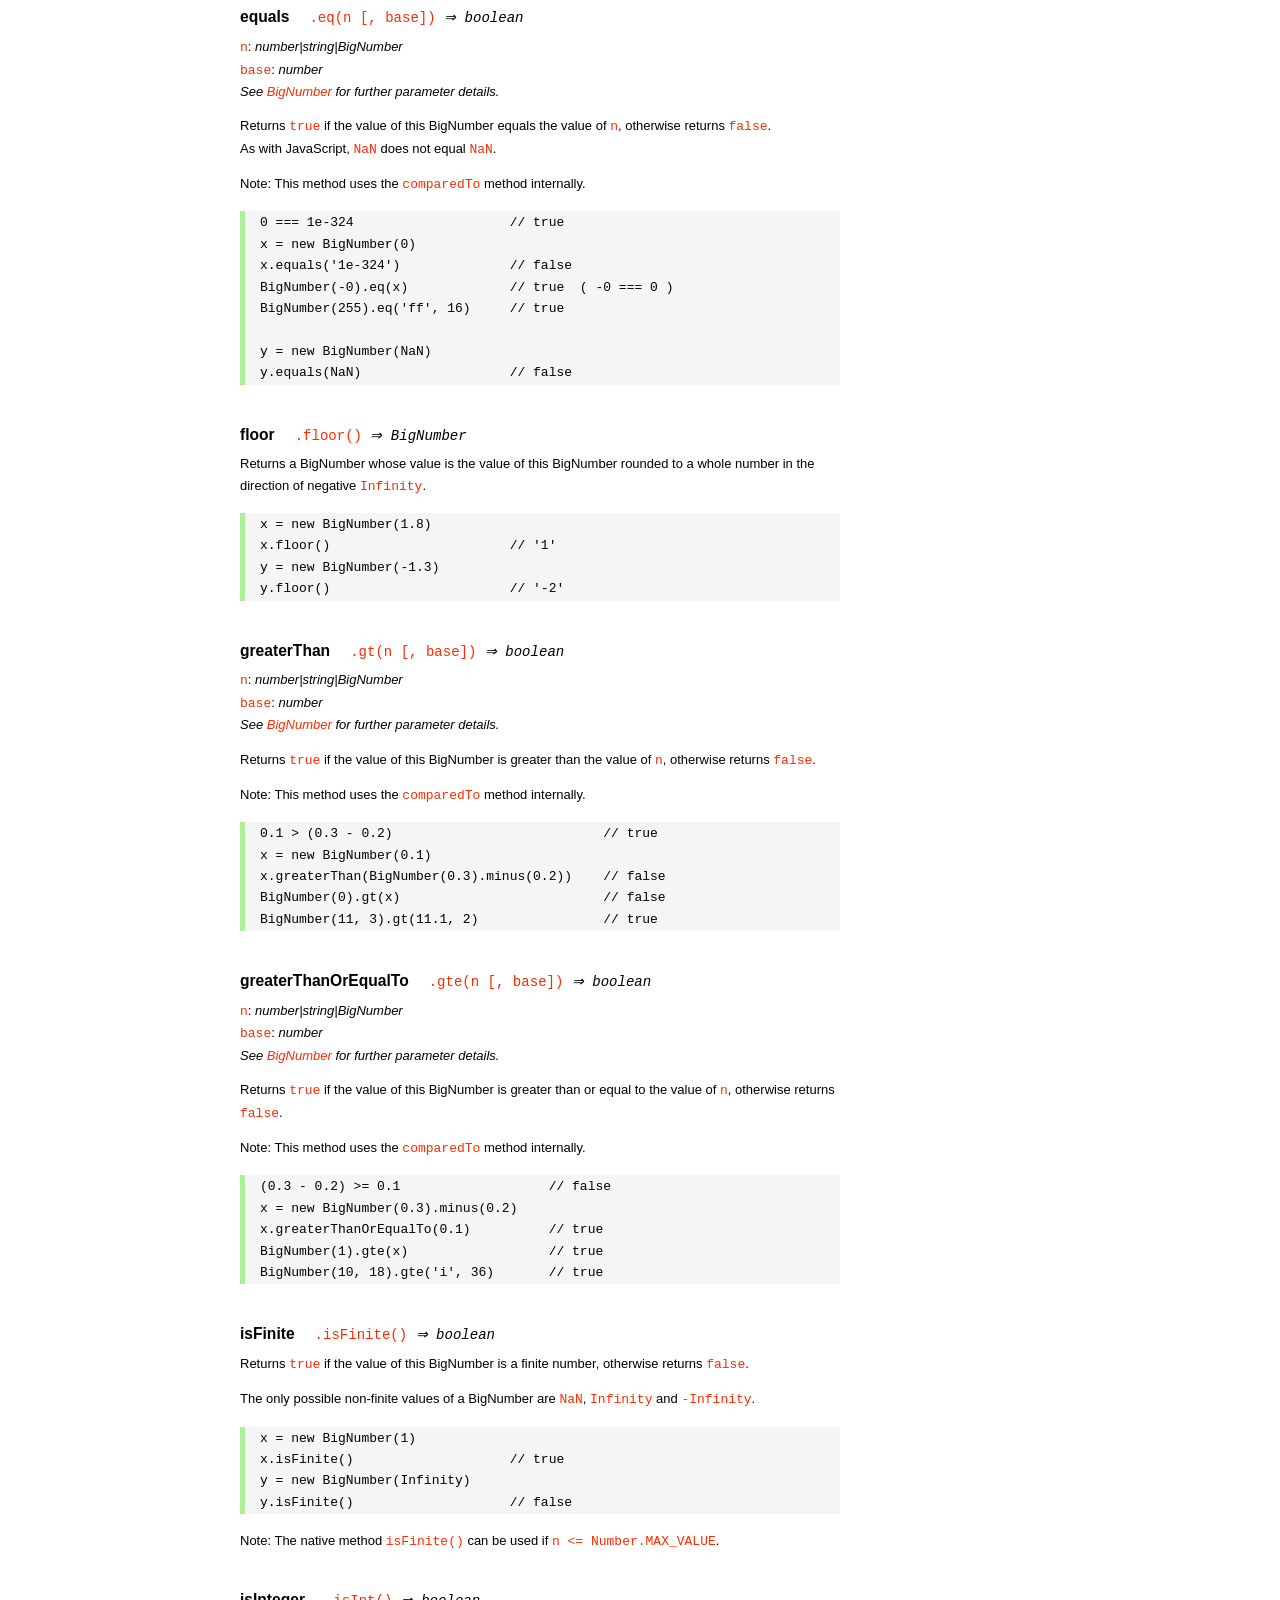
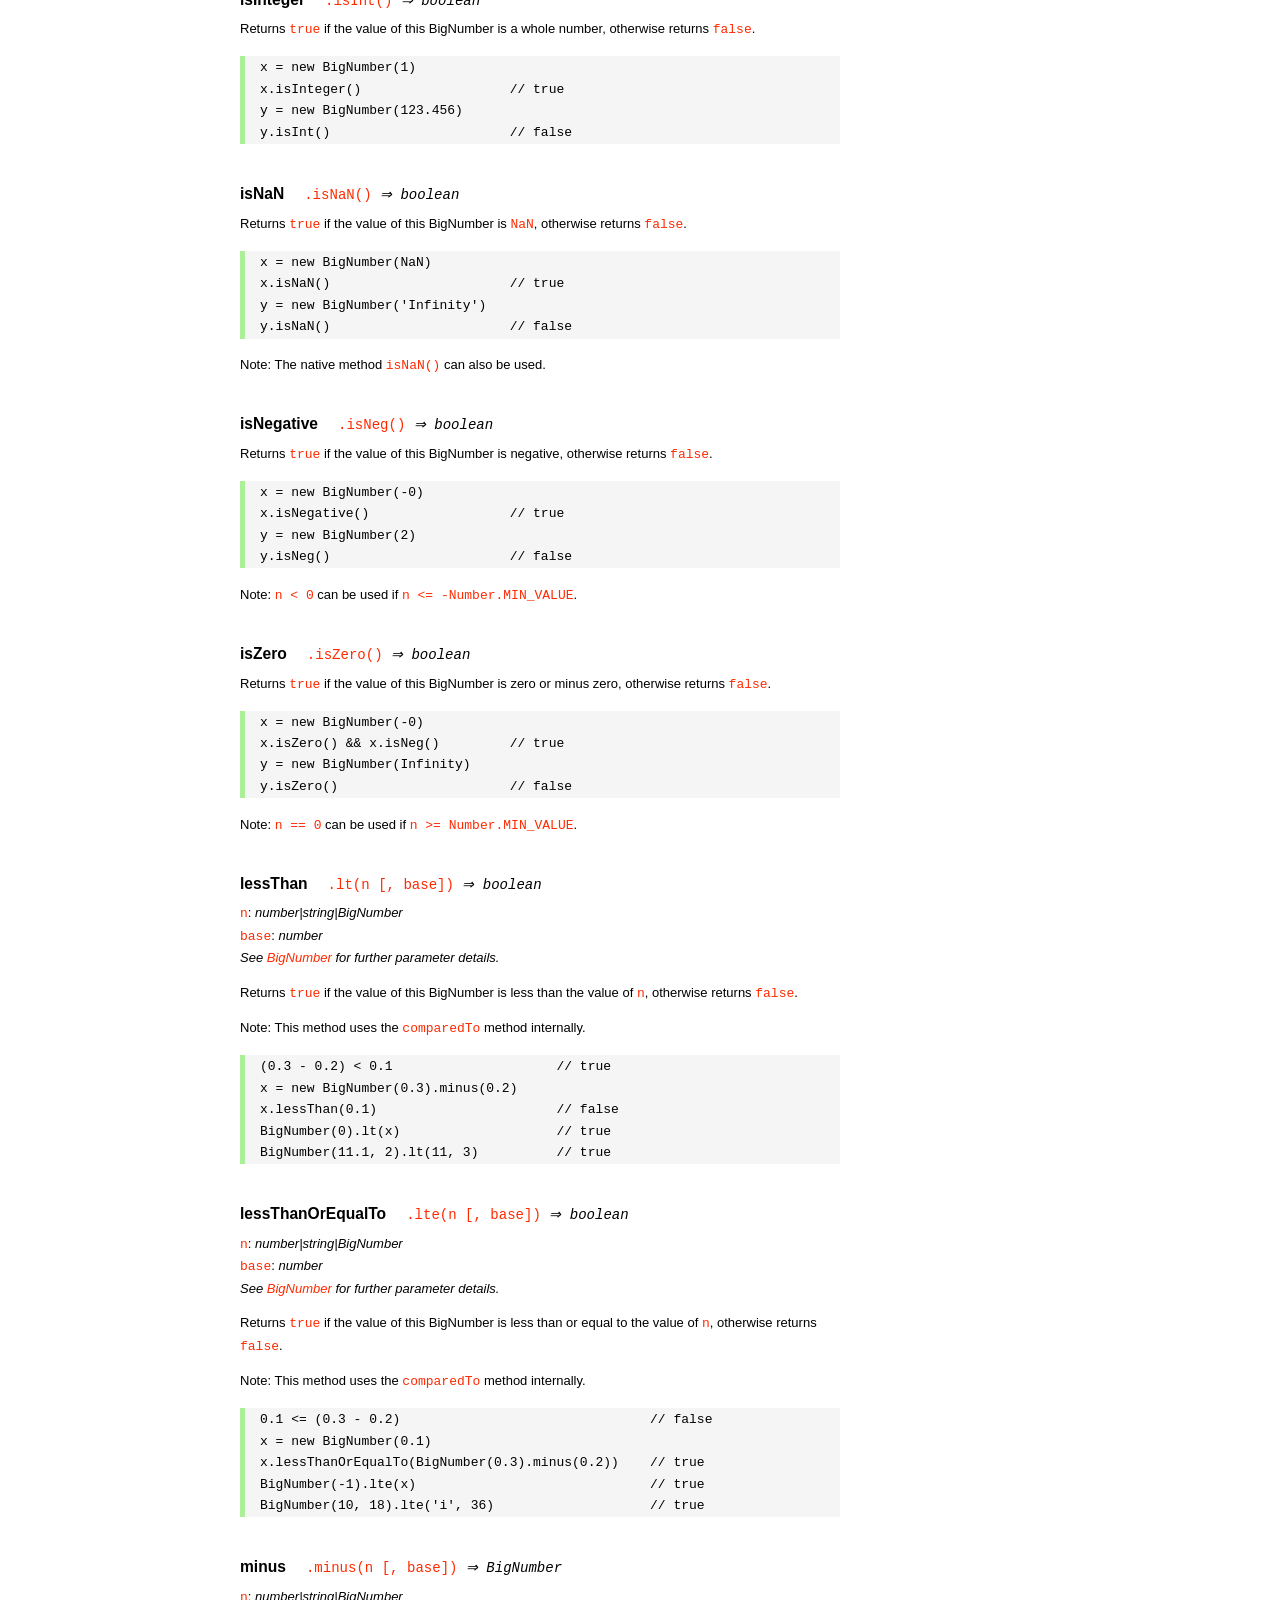
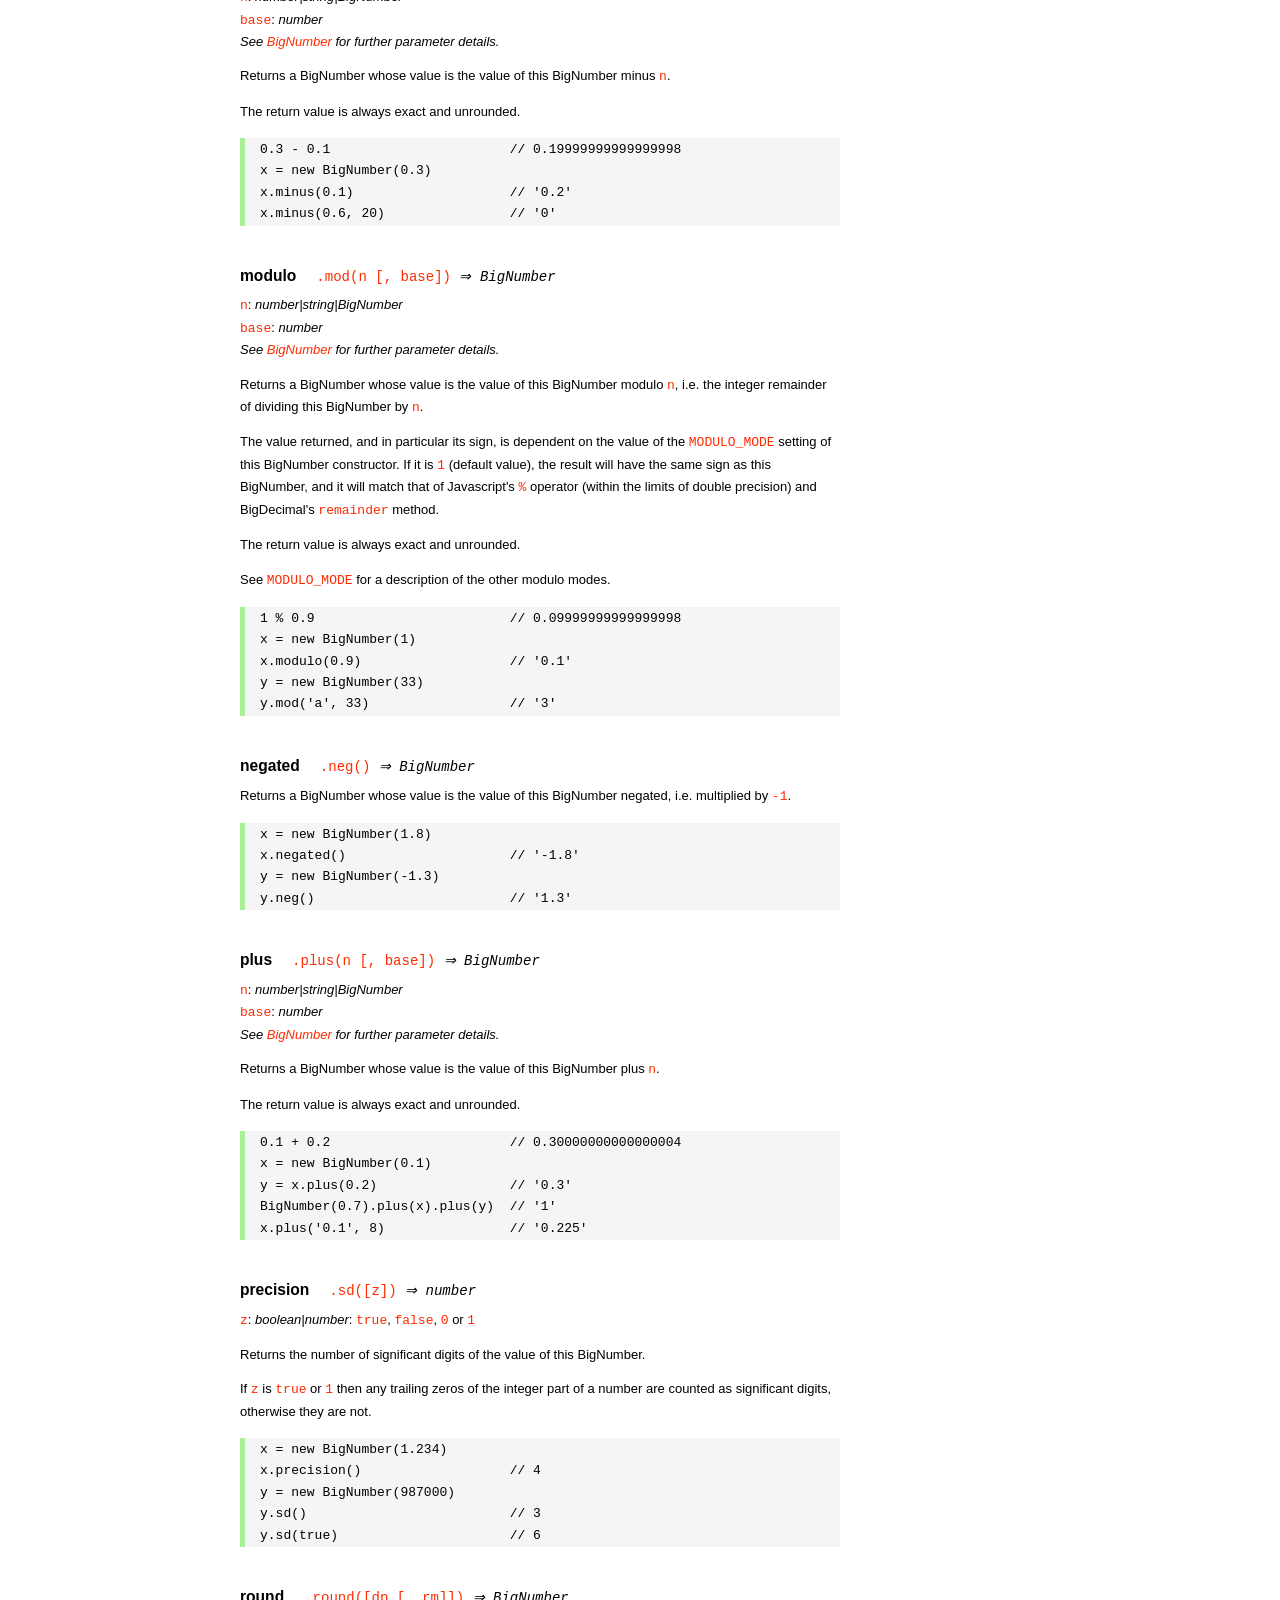
<file: nodejs/nodebaidu/node_modules/bignumber.js/doc/API.html>
<!DOCTYPE HTML>
<html>
<head>
<meta charset="utf-8">
<meta http-equiv="X-UA-Compatible" content="IE=edge">
<meta name="Author" content="M Mclaughlin">
<title>bignumber.js API</title>
<style>
html{font-size:100%}
body{background:#fff;font-family:"Helvetica Neue",Helvetica,Arial,sans-serif;font-size:13px;
  line-height:1.65em;min-height:100%;margin:0}
body,i{color:#000}
.nav{background:#fff;position:fixed;top:0;bottom:0;left:0;width:200px;overflow-y:auto;
  padding:15px 0 30px 15px}
div.container{width:600px;margin:50px 0 50px 240px}
p{margin:0 0 1em;width:600px}
pre,ul{margin:1em 0}
h1,h2,h3,h4,h5{margin:0;padding:1.5em 0 0}
h1,h2{padding:.75em 0}
!h1{font:400 3em Consolas,monaco,monospace;color:#000;margin-bottom:1em}
h1{font:400 3em Verdana,sans-serif;color:#000;margin-bottom:1em}
h2{font-size:2.25em;color:#ff2a00}
h3{font-size:1.75em;color:#4dc71f}
h4{font-size:1.75em;color:#ff2a00;padding-bottom:.75em}
h5{font-size:1.2em;margin-bottom:.4em}
h6{font-size:1.1em;margin-bottom:0.8em;padding:0.5em 0}
dd{padding-top:.35em}
dt{padding-top:.5em}
b{font-weight:700}
dt b{font-size:1.3em}
a,a:visited{color:#ff2a00;text-decoration:none}
a:active,a:hover{outline:0;text-decoration:underline}
.nav a,.nav b,.nav a:visited{display:block;color:#ff2a00;font-weight:700; margin-top:15px}
.nav b{color:#4dc71f;margin-top:20px;cursor:default;width:auto}
ul{list-style-type:none;padding:0 0 0 20px}
.nav ul{line-height:14px;padding-left:0;margin:5px 0 0}
.nav ul a,.nav ul a:visited,span{display:inline;color:#000;font-family:Verdana,Geneva,sans-serif;
  font-size:11px;font-weight:400;margin:0}
.inset,ul.inset{margin-left:20px}
.inset{font-size:.9em}
.nav li{width:auto;margin:0 0 3px}
.alias{font-style:italic;margin-left:20px}
table{border-collapse:collapse;border-spacing:0;border:2px solid #a7dbd8;margin:1.75em 0;padding:0}
td,th{text-align:left;margin:0;padding:2px 5px;border:1px dotted #a7dbd8}
th{border-top:2px solid #a7dbd8;border-bottom:2px solid #a7dbd8;color:#ff2a00}
code,pre{font-family:Consolas, monaco, monospace;font-weight:400}
pre{background:#f5f5f5;white-space:pre-wrap;word-wrap:break-word;border-left:5px solid #abef98;
  padding:1px 0 1px 15px;margin:1.2em 0}
code,.nav-title{color:#ff2a00}
.end{margin-bottom:25px}
.centre{text-align:center}
.error-table{font-size:13px;width:100%}
#faq{margin:3em 0 0}
li span{float:right;margin-right:10px;color:#c0c0c0}
#js{font:inherit;color:#4dc71f}
</style>
</head>
<body>

  <div class="nav">

    <a class='nav-title' href="#">API</a>

    <b> CONSTRUCTOR </b>
    <ul>
      <li><a href="#bignumber">BigNumber</a></li>
    </ul>

    <a href="#methods">Methods</a>
    <ul>
      <li><a href="#another">another</a></li>
      <li><a href="#config" >config</a></li>
      <li>
        <ul class="inset">
          <li><a href="#decimal-places">DECIMAL_PLACES</a></li>
          <li><a href="#rounding-mode" >ROUNDING_MODE</a></li>
          <li><a href="#exponential-at">EXPONENTIAL_AT</a></li>
          <li><a href="#range"         >RANGE</a></li>
          <li><a href="#errors"        >ERRORS</a></li>
          <li><a href="#crypto"        >CRYPTO</a></li>
          <li><a href="#modulo-mode"   >MODULO_MODE</a></li>
          <li><a href="#pow-precision" >POW_PRECISION</a></li>
          <li><a href="#format"        >FORMAT</a></li>
        </ul>
      </li>
      <li><a href="#max"   >max</a></li>
      <li><a href="#min"   >min</a></li>
      <li><a href="#random">random</a></li>
    </ul>

    <a href="#constructor-properties">Properties</a>
    <ul>
      <li><a href="#round-up"        >ROUND_UP</a></li>
      <li><a href="#round-down"      >ROUND_DOWN</a></li>
      <li><a href="#round-ceil"      >ROUND_CEIL</a></li>
      <li><a href="#round-floor"     >ROUND_FLOOR</a></li>
      <li><a href="#round-half-up"   >ROUND_HALF_UP</a></li>
      <li><a href="#round-half-down" >ROUND_HALF_DOWN</a></li>
      <li><a href="#round-half-even" >ROUND_HALF_EVEN</a></li>
      <li><a href="#round-half-ceil" >ROUND_HALF_CEIL</a></li>
      <li><a href="#round-half-floor">ROUND_HALF_FLOOR</a></li>
    </ul>

    <b> INSTANCE </b>

    <a href="#prototype-methods">Methods</a>
    <ul>
      <li><a href="#abs"    >absoluteValue       </a><span>abs</span>     </li>
      <li><a href="#ceil"   >ceil                </a>                     </li>
      <li><a href="#cmp"    >comparedTo          </a><span>cmp</span>     </li>
      <li><a href="#dp"     >decimalPlaces       </a><span>dp</span>      </li>
      <li><a href="#div"    >dividedBy           </a><span>div</span>     </li>
      <li><a href="#divInt" >dividedToIntegerBy  </a><span>divToInt</span></li>
      <li><a href="#eq"     >equals              </a><span>eq</span>      </li>
      <li><a href="#floor"  >floor               </a>                     </li>
      <li><a href="#gt"     >greaterThan         </a><span>gt</span>      </li>
      <li><a href="#gte"    >greaterThanOrEqualTo</a><span>gte</span>     </li>
      <li><a href="#isF"    >isFinite            </a>                     </li>
      <li><a href="#isInt"  >isInteger           </a><span>isInt</span>   </li>
      <li><a href="#isNaN"  >isNaN               </a>                     </li>
      <li><a href="#isNeg"  >isNegative          </a><span>isNeg</span>   </li>
      <li><a href="#isZ"    >isZero              </a>                     </li>
      <li><a href="#lt"     >lessThan            </a><span>lt</span>      </li>
      <li><a href="#lte"    >lessThanOrEqualTo   </a><span>lte</span>     </li>
      <li><a href="#minus"  >minus               </a><span>sub</span>     </li>
      <li><a href="#mod"    >modulo              </a><span>mod</span>     </li>
      <li><a href="#neg"    >negated             </a><span>neg</span>     </li>
      <li><a href="#plus"   >plus                </a><span>add</span>     </li>
      <li><a href="#sd"     >precision           </a><span>sd</span>      </li>
      <li><a href="#round"  >round               </a>                     </li>
      <li><a href="#shift"  >shift               </a>                     </li>
      <li><a href="#sqrt"   >squareRoot          </a><span>sqrt</span>    </li>
      <li><a href="#times"  >times               </a><span>mul</span>     </li>
      <li><a href="#toD"    >toDigits            </a>                     </li>
      <li><a href="#toE"    >toExponential       </a>                     </li>
      <li><a href="#toFix"  >toFixed             </a>                     </li>
      <li><a href="#toFor"  >toFormat            </a>                     </li>
      <li><a href="#toFr"   >toFraction          </a>                     </li>
      <li><a href="#toJSON" >toJSON              </a>                     </li>
      <li><a href="#toN"    >toNumber            </a>                     </li>
      <li><a href="#pow"    >toPower             </a><span>pow</span>     </li>
      <li><a href="#toP"    >toPrecision         </a>                     </li>
      <li><a href="#toS"    >toString            </a>                     </li>
      <li><a href="#trunc"  >truncated           </a><span>trunc</span>   </li>
      <li><a href="#valueOf">valueOf             </a>                     </li>
    </ul>

    <a href="#instance-properties">Properties</a>
    <ul>
      <li><a href="#coefficient">c: coefficient</a></li>
      <li><a href="#exponent"   >e: exponent</a></li>
      <li><a href="#sign"       >s: sign</a></li>
      <li><a href="#isbig"      >isBigNumber</a></li>
    </ul>

    <a href="#zero-nan-infinity">Zero, NaN &amp; Infinity</a>
    <a href="#Errors">Errors</a>
    <a class='end' href="#faq">FAQ</a>

  </div>

  <div class="container">

    <h1>bignumber<span id='js'>.js</span></h1>

    <p>A JavaScript library for arbitrary-precision arithmetic.</p>
    <p><a href="https://github.com/MikeMcl/bignumber.js">Hosted on GitHub</a>. </p>

    <h2>API</h2>

    <p>
      See the <a href='https://github.com/MikeMcl/bignumber.js'>README</a> on GitHub for a
      quick-start introduction.
    </p>
    <p>
      In all examples below, <code>var</code> and semicolons are not shown, and if a commented-out
      value is in quotes it means <code>toString</code> has been called on the preceding expression.
    </p>


    <h3>CONSTRUCTOR</h3>

    <h5 id="bignumber">
      BigNumber<code class='inset'>BigNumber(value [, base]) <i>&rArr; BigNumber</i></code>
    </h5>
    <dl>
      <dt><code>value</code></dt>
      <dd>
        <i>number|string|BigNumber</i>: see <a href='#range'>RANGE</a> for
        range.
      </dd>
      <dd>
        A numeric value.
      </dd>
      <dd>
        Legitimate values include &plusmn;<code>0</code>, &plusmn;<code>Infinity</code> and
        <code>NaN</code>.
      </dd>
      <dd>
        Values of type <em>number</em> with more than <code>15</code> significant digits are
        considered invalid (if <a href='#errors'><code>ERRORS</code></a> is true) as calling
        <code><a href='#toS'>toString</a></code> or <code><a href='#valueOf'>valueOf</a></code> on
        such numbers may not result in the intended value.
        <pre>console.log( 823456789123456.3 );    // 823456789123456.2</pre>
      </dd>
      <dd>
        There is no limit to the number of digits of a value of type <em>string</em> (other than
        that of JavaScript's maximum array size).
      </dd>
      <dd>
        Decimal string values may be in exponential, as well as normal (fixed-point) notation.
        Non-decimal values must be in normal notation.
      </dd>
      <dd>
        String values in hexadecimal literal form, e.g. <code>'0xff'</code>, are valid, as are
        string values with the octal and binary prefixs <code>'0o'</code> and <code>'0b'</code>.
        String values in octal literal form without the prefix will be interpreted as
        decimals, e.g. <code>'011'</code> is interpreted as 11, not 9.
      </dd>
      <dd>Values in any base may have fraction digits.</dd>
      <dd>
        For bases from <code>10</code> to <code>36</code>, lower and/or upper case letters can be
        used to represent values from <code>10</code> to <code>35</code>.
      </dd>
      <dd>
        For bases above 36, <code>a-z</code> represents values from <code>10</code> to
        <code>35</code>, <code>A-Z</code> from <code>36</code> to <code>61</code>, and
        <code>$</code> and <code>_</code> represent <code>62</code> and <code>63</code> respectively
        <i>(this can be changed by editing the <code>ALPHABET</code> variable near the top of the
        source file)</i>.
      </dd>
    </dl>
    <dl>
      <dt><code>base</code></dt>
      <dd>
        <i>number</i>: integer, <code>2</code> to <code>64</code> inclusive
      </dd>
      <dd>The base of <code>value</code>.</dd>
      <dd>
        If <code>base</code> is omitted, or is <code>null</code> or <code>undefined</code>, base
        <code>10</code> is assumed.
      </dd>
    </dl>
    <br />
    <p>Returns a new instance of a BigNumber object.</p>
    <p>
      If a base is specified, the value is rounded according to
      the current <a href='#decimal-places'><code>DECIMAL_PLACES</code></a> and
      <a href='#rounding-mode'><code>ROUNDING_MODE</code></a> configuration.
    </p>
    <p>
      See <a href='#Errors'>Errors</a> for the treatment of an invalid <code>value</code> or
      <code>base</code>.
    </p>
    <pre>
x = new BigNumber(9)                       // '9'
y = new BigNumber(x)                       // '9'

// 'new' is optional if ERRORS is false
BigNumber(435.345)                         // '435.345'

new BigNumber('5032485723458348569331745.33434346346912144534543')
new BigNumber('4.321e+4')                  // '43210'
new BigNumber('-735.0918e-430')            // '-7.350918e-428'
new BigNumber(Infinity)                    // 'Infinity'
new BigNumber(NaN)                         // 'NaN'
new BigNumber('.5')                        // '0.5'
new BigNumber('+2')                        // '2'
new BigNumber(-10110100.1, 2)              // '-180.5'
new BigNumber(-0b10110100.1)               // '-180.5'
new BigNumber('123412421.234324', 5)       // '607236.557696'
new BigNumber('ff.8', 16)                  // '255.5'
new BigNumber('0xff.8')                    // '255.5'</pre>
    <p>
      The following throws <code>'not a base 2 number'</code> if
      <a href='#errors'><code>ERRORS</code></a> is true, otherwise it returns a BigNumber with value
      <code>NaN</code>.
    </p>
    <pre>new BigNumber(9, 2)</pre>
    <p>
      The following throws <code>'number type has more than 15 significant digits'</code> if
      <a href='#errors'><code>ERRORS</code></a> is true, otherwise it returns a BigNumber with value
      <code>96517860459076820</code>.
    </p>
    <pre>new BigNumber(96517860459076817.4395)</pre>
    <p>
      The following throws <code>'not a number'</code> if <a href='#errors'><code>ERRORS</code></a>
      is true, otherwise it returns a BigNumber with value <code>NaN</code>.
    </p>
    <pre>new BigNumber('blurgh')</pre>
    <p>
      A value is only rounded by the constructor if a base is specified.
    </p>
    <pre>BigNumber.config({ DECIMAL_PLACES: 5 })
new BigNumber(1.23456789)                  // '1.23456789'
new BigNumber(1.23456789, 10)              // '1.23457'</pre>



    <h4 id="methods">Methods</h4>
     <p>The static methods of a BigNumber constructor.</p>




    <h5 id="another">
       another<code class='inset'>.another([obj]) <i>&rArr; BigNumber constructor</i></code>
    </h5>
    <p><code>obj</code>: <i>object</i></p>
    <p>
      Returns a new independent BigNumber constructor with configuration as described by
      <code>obj</code> (see <a href='#config'><code>config</code></a>), or with the default
      configuration if <code>obj</code> is <code>null</code> or <code>undefined</code>.
    </p>
    <pre>BigNumber.config({ DECIMAL_PLACES: 5 })
BN = BigNumber.another({ DECIMAL_PLACES: 9 })

x = new BigNumber(1)
y = new BN(1)

x.div(3)                        // 0.33333
y.div(3)                        // 0.333333333

// BN = BigNumber.another({ DECIMAL_PLACES: 9 }) is equivalent to:
BN = BigNumber.another()
BN.config({ DECIMAL_PLACES: 9 })</pre>



    <h5 id="config">config<code class='inset'>set([obj]) <i>&rArr; object</i></code></h5>
    <p>
      <code>obj</code>: <i>object</i>: an object that contains some or all of the following
      properties.
    </p>
    <p>Configures the settings for this particular BigNumber constructor.</p>
    <p><i>Note: the configuration can also be supplied as an argument list, see below.</i></p>
    <dl class='inset'>
      <dt id="decimal-places"><code><b>DECIMAL_PLACES</b></code></dt>
      <dd>
        <i>number</i>: integer, <code>0</code> to <code>1e+9</code> inclusive<br />
        Default value: <code>20</code>
      </dd>
      <dd>
        The <u>maximum</u> number of decimal places of the results of operations involving
        division, i.e. division, square root and base conversion operations, and power
        operations with negative exponents.<br />
      </dd>
      <dd>
      <pre>BigNumber.config({ DECIMAL_PLACES: 5 })
BigNumber.set({ DECIMAL_PLACES: 5 })    // equivalent
BigNumber.config(5)    // equivalent</pre>
      </dd>



      <dt id="rounding-mode"><code><b>ROUNDING_MODE</b></code></dt>
      <dd>
        <i>number</i>: integer, <code>0</code> to <code>8</code> inclusive<br />
        Default value: <code>4</code> <a href="#round-half-up">(<code>ROUND_HALF_UP</code>)</a>
      </dd>
      <dd>
        The rounding mode used in the above operations and the default rounding mode of
        <a href='#round'><code>round</code></a>,
        <a href='#toE'><code>toExponential</code></a>,
        <a href='#toFix'><code>toFixed</code></a>,
        <a href='#toFor'><code>toFormat</code></a> and
        <a href='#toP'><code>toPrecision</code></a>.
      </dd>
      <dd>The modes are available as enumerated properties of the BigNumber constructor.</dd>
       <dd>
      <pre>BigNumber.config({ ROUNDING_MODE: 0 })
BigNumber.config(null, BigNumber.ROUND_UP)    // equivalent</pre>
        </dd>



      <dt id="exponential-at"><code><b>EXPONENTIAL_AT</b></code></dt>
      <dd>
        <i>number</i>: integer, magnitude <code>0</code> to <code>1e+9</code> inclusive, or
        <br />
        <i>number</i>[]: [ integer <code>-1e+9</code> to <code>0</code> inclusive, integer
        <code>0</code> to <code>1e+9</code> inclusive ]<br />
        Default value: <code>[-7, 20]</code>
      </dd>
      <dd>
        The exponent value(s) at which <code>toString</code> returns exponential notation.
      </dd>
      <dd>
        If a single number is assigned, the value is the exponent magnitude.<br />
        If an array of two numbers is assigned then the first number is the negative exponent
        value at and beneath which exponential notation is used, and the second number is the
        positive exponent value at and above which the same.
      </dd>
      <dd>
        For example, to emulate JavaScript numbers in terms of the exponent values at which they
        begin to use exponential notation, use <code>[-7, 20]</code>.
      </dd>
      <dd>
      <pre>BigNumber.config({ EXPONENTIAL_AT: 2 })
new BigNumber(12.3)         // '12.3'        e is only 1
new BigNumber(123)          // '1.23e+2'
new BigNumber(0.123)        // '0.123'       e is only -1
new BigNumber(0.0123)       // '1.23e-2'

BigNumber.config({ EXPONENTIAL_AT: [-7, 20] })
new BigNumber(123456789)    // '123456789'   e is only 8
new BigNumber(0.000000123)  // '1.23e-7'

// Almost never return exponential notation:
BigNumber.config({ EXPONENTIAL_AT: 1e+9 })

// Always return exponential notation:
BigNumber.config({ EXPONENTIAL_AT: 0 })</pre>
      </dd>
      <dd>
        Regardless of the value of <code>EXPONENTIAL_AT</code>, the <code>toFixed</code> method
        will always return a value in normal notation and the <code>toExponential</code> method
        will always return a value in exponential form.
      </dd>
      <dd>
        Calling <code>toString</code> with a base argument, e.g. <code>toString(10)</code>, will
        also always return normal notation.
      </dd>



      <dt id="range"><code><b>RANGE</b></code></dt>
      <dd>
        <i>number</i>: integer, magnitude <code>1</code> to <code>1e+9</code> inclusive, or
        <br />
        <i>number</i>[]: [ integer <code>-1e+9</code> to <code>-1</code> inclusive, integer
        <code>1</code> to <code>1e+9</code> inclusive ]<br />
        Default value: <code>[-1e+9, 1e+9]</code>
      </dd>
      <dd>
        The exponent value(s) beyond which overflow to <code>Infinity</code> and underflow to
        zero occurs.
      </dd>
      <dd>
        If a single number is assigned, it is the maximum exponent magnitude: values wth a
        positive exponent of greater magnitude become <code>Infinity</code> and those with a
        negative exponent of greater magnitude become zero.
      <dd>
        If an array of two numbers is assigned then the first number is the negative exponent
        limit and the second number is the positive exponent limit.
      </dd>
      <dd>
        For example, to emulate JavaScript numbers in terms of the exponent values at which they
        become zero and <code>Infinity</code>, use <code>[-324, 308]</code>.
      </dd>
      <dd>
      <pre>BigNumber.config({ RANGE: 500 })
BigNumber.config().RANGE     // [ -500, 500 ]
new BigNumber('9.999e499')   // '9.999e+499'
new BigNumber('1e500')       // 'Infinity'
new BigNumber('1e-499')      // '1e-499'
new BigNumber('1e-500')      // '0'

BigNumber.config({ RANGE: [-3, 4] })
new BigNumber(99999)         // '99999'      e is only 4
new BigNumber(100000)        // 'Infinity'   e is 5
new BigNumber(0.001)         // '0.01'       e is only -3
new BigNumber(0.0001)        // '0'          e is -4</pre>
      </dd>
      <dd>
        The largest possible magnitude of a finite BigNumber is
        <code>9.999...e+1000000000</code>.<br />
        The smallest possible magnitude of a non-zero BigNumber is <code>1e-1000000000</code>.
      </dd>



      <dt id="errors"><code><b>ERRORS</b></code></dt>
      <dd>
        <i>boolean|number</i>: <code>true</code>, <code>false</code>, <code>0</code> or
        <code>1</code>.<br />
        Default value: <code>true</code>
      </dd>
      <dd>
        The value that determines whether BigNumber Errors are thrown.<br />
        If <code>ERRORS</code> is false, no errors will be thrown.
      </dd>
      <dd>See <a href='#Errors'>Errors</a>.</dd>
      <dd><pre>BigNumber.config({ ERRORS: false })</pre></dd>



      <dt id="crypto"><code><b>CRYPTO</b></code></dt>
      <dd>
        <i>boolean|number</i>: <code>true</code>, <code>false</code>, <code>0</code> or
        <code>1</code>.<br />
        Default value: <code>false</code>
      </dd>
      <dd>
        The value that determines whether cryptographically-secure pseudo-random number
        generation is used.
      </dd>
      <dd>
        If <code>CRYPTO</code> is set to <code>true</code> then the
        <a href='#random'><code>random</code></a> method will generate random digits using
        <code>crypto.getRandomValues</code> in browsers that support it, or
        <code>crypto.randomBytes</code> if using a version of Node.js that supports it.
      </dd>
      <dd>
        If neither function is supported by the host environment then attempting to set
        <code>CRYPTO</code> to <code>true</code> will fail, and if <code>ERRORS</code>
        is <code>true</code> an exception will be thrown.
      </dd>
      <dd>
        If <code>CRYPTO</code> is <code>false</code> then the source of randomness used will be
        <code>Math.random</code> (which is assumed to generate at least <code>30</code> bits of
        randomness).
      </dd>
      <dd>See <a href='#random'><code>random</code></a>.</dd>
      <dd>
      <pre>BigNumber.config({ CRYPTO: true })
BigNumber.config().CRYPTO       // true
BigNumber.random()              // 0.54340758610486147524</pre>
      </dd>



      <dt id="modulo-mode"><code><b>MODULO_MODE</b></code></dt>
      <dd>
        <i>number</i>: integer, <code>0</code> to <code>9</code> inclusive<br />
        Default value: <code>1</code> (<a href="#round-down"><code>ROUND_DOWN</code></a>)
      </dd>
      <dd>The modulo mode used when calculating the modulus: <code>a mod n</code>.</dd>
      <dd>
        The quotient, <code>q = a / n</code>, is calculated according to the
        <a href='#rounding-mode'><code>ROUNDING_MODE</code></a> that corresponds to the chosen
        <code>MODULO_MODE</code>.
      </dd>
      <dd>The remainder, <code>r</code>, is calculated as: <code>r = a - n * q</code>.</dd>
      <dd>
        The modes that are most commonly used for the modulus/remainder operation are shown in
        the following table. Although the other rounding modes can be used, they may not give
        useful results.
      </dd>
      <dd>
        <table>
          <tr><th>Property</th><th>Value</th><th>Description</th></tr>
          <tr>
            <td><b>ROUND_UP</b></td><td class='centre'>0</td>
            <td>
              The remainder is positive if the dividend is negative, otherwise it is negative.
            </td>
          </tr>
          <tr>
            <td><b>ROUND_DOWN</b></td><td class='centre'>1</td>
            <td>
              The remainder has the same sign as the dividend.<br />
              This uses 'truncating division' and matches the behaviour of JavaScript's
              remainder operator <code>%</code>.
            </td>
          </tr>
          <tr>
            <td><b>ROUND_FLOOR</b></td><td class='centre'>3</td>
            <td>
              The remainder has the same sign as the divisor.<br />
              This matches Python's <code>%</code> operator.
            </td>
          </tr>
          <tr>
            <td><b>ROUND_HALF_EVEN</b></td><td class='centre'>6</td>
            <td>The <i>IEEE 754</i> remainder function.</td>
          </tr>
           <tr>
             <td><b>EUCLID</b></td><td class='centre'>9</td>
             <td>
               The remainder is always positive. Euclidian division: <br />
               <code>q = sign(n) * floor(a / abs(n))</code>
             </td>
           </tr>
        </table>
      </dd>
      <dd>
        The rounding/modulo modes are available as enumerated properties of the BigNumber
        constructor.
      </dd>
      <dd>See <a href='#mod'><code>modulo</code></a>.</dd>
      <dd>
        <pre>BigNumber.config({ MODULO_MODE: BigNumber.EUCLID })
BigNumber.config({ MODULO_MODE: 9 })          // equivalent</pre>
      </dd>



      <dt id="pow-precision"><code><b>POW_PRECISION</b></code></dt>
      <dd>
        <i>number</i>: integer, <code>0</code> to <code>1e+9</code> inclusive.<br />
        Default value: <code>0</code>
      </dd>
      <dd>
        The <i>maximum</i> number of significant digits of the result of the power operation
        (unless a modulus is specified).
      </dd>
      <dd>If set to <code>0</code>, the number of signifcant digits will not be limited.</dd>
      <dd>See <a href='#pow'><code>toPower</code></a>.</dd>
      <dd><pre>BigNumber.config({ POW_PRECISION: 100 })</pre></dd>



      <dt id="format"><code><b>FORMAT</b></code></dt>
      <dd><i>object</i></dd>
      <dd>
        The <code>FORMAT</code> object configures the format of the string returned by the
        <a href='#toFor'><code>toFormat</code></a> method.
      </dd>
      <dd>
        The example below shows the properties of the <code>FORMAT</code> object that are
        recognised, and their default values.
      </dd>
      <dd>
         Unlike the other configuration properties, the values of the properties of the
         <code>FORMAT</code> object will not be checked for validity. The existing
         <code>FORMAT</code> object will simply be replaced by the object that is passed in.
         Note that all the properties shown below do not have to be included.
      </dd>
      <dd>See <a href='#toFor'><code>toFormat</code></a> for examples of usage.</dd>
      <dd>
      <pre>
BigNumber.config({
    FORMAT: {
        // the decimal separator
        decimalSeparator: '.',
        // the grouping separator of the integer part
        groupSeparator: ',',
        // the primary grouping size of the integer part
        groupSize: 3,
        // the secondary grouping size of the integer part
        secondaryGroupSize: 0,
        // the grouping separator of the fraction part
        fractionGroupSeparator: ' ',
        // the grouping size of the fraction part
        fractionGroupSize: 0
    }
});</pre>
      </dd>
    </dl>
    <br />
    <p>Returns an object with the above properties and their current values.</p>
    <p>
      If the value to be assigned to any of the above properties is <code>null</code> or
      <code>undefined</code> it is ignored.
    </p>
    <p>See <a href='#Errors'>Errors</a> for the treatment of invalid values.</p>
    <pre>
BigNumber.config({
    DECIMAL_PLACES: 40,
    ROUNDING_MODE: BigNumber.ROUND_HALF_CEIL,
    EXPONENTIAL_AT: [-10, 20],
    RANGE: [-500, 500],
    ERRORS: true,
    CRYPTO: true,
    MODULO_MODE: BigNumber.ROUND_FLOOR,
    POW_PRECISION: 80,
    FORMAT: {
        groupSize: 3,
        groupSeparator: ' ',
        decimalSeparator: ','
    }
});

// Alternatively but equivalently (excluding FORMAT):
BigNumber.config( 40, 7, [-10, 20], 500, 1, 1, 3, 80 )

obj = BigNumber.config();
obj.ERRORS       // true
obj.RANGE        // [-500, 500]</pre>



    <h5 id="max">
      max<code class='inset'>.max([arg1 [, arg2, ...]]) <i>&rArr; BigNumber</i></code>
    </h5>
    <p>
      <code>arg1</code>, <code>arg2</code>, ...: <i>number|string|BigNumber</i><br />
      <i>See <code><a href="#bignumber">BigNumber</a></code> for further parameter details.</i>
    </p>
    <p>
      Returns a BigNumber whose value is the maximum of <code>arg1</code>,
      <code>arg2</code>,... .
    </p>
    <p>The argument to this method can also be an array of values.</p>
    <p>The return value is always exact and unrounded.</p>
    <pre>x = new BigNumber('3257869345.0378653')
BigNumber.max(4e9, x, '123456789.9')          // '4000000000'

arr = [12, '13', new BigNumber(14)]
BigNumber.max(arr)                            // '14'</pre>



    <h5 id="min">
      min<code class='inset'>.min([arg1 [, arg2, ...]]) <i>&rArr; BigNumber</i></code>
    </h5>
    <p>
      <code>arg1</code>, <code>arg2</code>, ...: <i>number|string|BigNumber</i><br />
      <i>See <code><a href="#bignumber">BigNumber</a></code> for further parameter details.</i>
    </p>
    <p>
      Returns a BigNumber whose value is the minimum of <code>arg1</code>,
      <code>arg2</code>,... .
    </p>
    <p>The argument to this method can also be an array of values.</p>
    <p>The return value is always exact and unrounded.</p>
    <pre>x = new BigNumber('3257869345.0378653')
BigNumber.min(4e9, x, '123456789.9')          // '123456789.9'

arr = [2, new BigNumber(-14), '-15.9999', -12]
BigNumber.min(arr)                            // '-15.9999'</pre>



    <h5 id="random">
      random<code class='inset'>.random([dp]) <i>&rArr; BigNumber</i></code>
    </h5>
    <p><code>dp</code>: <i>number</i>: integer, <code>0</code> to <code>1e+9</code> inclusive</p>
    <p>
      Returns a new BigNumber with a pseudo-random value equal to or greater than <code>0</code> and
      less than <code>1</code>.
    </p>
    <p>
      The return value will have <code>dp</code> decimal places (or less if trailing zeros are
      produced).<br />
      If <code>dp</code> is omitted then the number of decimal places will default to the current
      <a href='#decimal-places'><code>DECIMAL_PLACES</code></a> setting.
    </p>
    <p>
      Depending on the value of this BigNumber constructor's
      <a href='#crypto'><code>CRYPTO</code></a> setting and the support for the
      <code>crypto</code> object in the host environment, the random digits of the return value are
      generated by either <code>Math.random</code> (fastest), <code>crypto.getRandomValues</code>
      (Web Cryptography API in recent browsers) or <code>crypto.randomBytes</code> (Node.js).
    </p>
    <p>
      If <a href='#crypto'><code>CRYPTO</code></a> is <code>true</code>, i.e. one of the
      <code>crypto</code> methods is to be used, the value of a returned BigNumber should be
      cryptographically-secure and statistically indistinguishable from a random value.
    </p>
    <pre>BigNumber.config({ DECIMAL_PLACES: 10 })
BigNumber.random()              // '0.4117936847'
BigNumber.random(20)            // '0.78193327636914089009'</pre>



    <h4 id="constructor-properties">Properties</h4>
    <p>
      The library's enumerated rounding modes are stored as properties of the constructor.<br />
      (They are not referenced internally by the library itself.)
    </p>
    <p>
      Rounding modes <code>0</code> to <code>6</code> (inclusive) are the same as those of Java's
      BigDecimal class.
    </p>
    <table>
      <tr>
        <th>Property</th>
        <th>Value</th>
        <th>Description</th>
      </tr>
      <tr>
        <td id="round-up"><b>ROUND_UP</b></td>
        <td class='centre'>0</td>
        <td>Rounds away from zero</td>
      </tr>
      <tr>
        <td id="round-down"><b>ROUND_DOWN</b></td>
        <td class='centre'>1</td>
        <td>Rounds towards zero</td>
      </tr>
      <tr>
        <td id="round-ceil"><b>ROUND_CEIL</b></td>
        <td class='centre'>2</td>
        <td>Rounds towards <code>Infinity</code></td>
      </tr>
      <tr>
        <td id="round-floor"><b>ROUND_FLOOR</b></td>
        <td class='centre'>3</td>
        <td>Rounds towards <code>-Infinity</code></td>
      </tr>
      <tr>
        <td id="round-half-up"><b>ROUND_HALF_UP</b></td>
        <td class='centre'>4</td>
        <td>
          Rounds towards nearest neighbour.<br />
          If equidistant, rounds away from zero
        </td>
      </tr>
      <tr>
        <td id="round-half-down"><b>ROUND_HALF_DOWN</b></td>
        <td class='centre'>5</td>
        <td>
          Rounds towards nearest neighbour.<br />
          If equidistant, rounds towards zero
        </td>
      </tr>
      <tr>
        <td id="round-half-even"><b>ROUND_HALF_EVEN</b></td>
        <td class='centre'>6</td>
        <td>
          Rounds towards nearest neighbour.<br />
          If equidistant, rounds towards even neighbour
        </td>
      </tr>
      <tr>
        <td id="round-half-ceil"><b>ROUND_HALF_CEIL</b></td>
        <td class='centre'>7</td>
        <td>
          Rounds towards nearest neighbour.<br />
          If equidistant, rounds towards <code>Infinity</code>
        </td>
      </tr>
      <tr>
        <td id="round-half-floor"><b>ROUND_HALF_FLOOR</b></td>
        <td class='centre'>8</td>
        <td>
          Rounds towards nearest neighbour.<br />
          If equidistant, rounds towards <code>-Infinity</code>
        </td>
      </tr>
    </table>
    <pre>
BigNumber.config({ ROUNDING_MODE: BigNumber.ROUND_CEIL })
BigNumber.config({ ROUNDING_MODE: 2 })     // equivalent</pre>


    <h3>INSTANCE</h3>

    <h4 id="prototype-methods">Methods</h4>
    <p>The methods inherited by a BigNumber instance from its constructor's prototype object.</p>
    <p>A BigNumber is immutable in the sense that it is not changed by its methods. </p>
    <p>
      The treatment of &plusmn;<code>0</code>, &plusmn;<code>Infinity</code> and <code>NaN</code> is
      consistent with how JavaScript treats these values.
    </p>
    <p>
      Many method names have a shorter alias.<br />
      (Internally, the library always uses the shorter method names.)
    </p>



    <h5 id="abs">absoluteValue<code class='inset'>.abs() <i>&rArr; BigNumber</i></code></h5>
    <p>
      Returns a BigNumber whose value is the absolute value, i.e. the magnitude, of the value of
      this BigNumber.
    </p>
    <p>The return value is always exact and unrounded.</p>
    <pre>
x = new BigNumber(-0.8)
y = x.absoluteValue()           // '0.8'
z = y.abs()                     // '0.8'</pre>



    <h5 id="ceil">ceil<code class='inset'>.ceil() <i>&rArr; BigNumber</i></code></h5>
    <p>
      Returns a BigNumber whose value is the value of this BigNumber rounded to
      a whole number in the direction of positive <code>Infinity</code>.
    </p>
    <pre>
x = new BigNumber(1.3)
x.ceil()                        // '2'
y = new BigNumber(-1.8)
y.ceil()                        // '-1'</pre>



    <h5 id="cmp">comparedTo<code class='inset'>.cmp(n [, base]) <i>&rArr; number</i></code></h5>
    <p>
      <code>n</code>: <i>number|string|BigNumber</i><br />
      <code>base</code>: <i>number</i><br />
      <i>See <a href="#bignumber">BigNumber</a> for further parameter details.</i>
    </p>
    <table>
      <tr><th>Returns</th><th>&nbsp;</th></tr>
      <tr>
        <td class='centre'><code>1</code></td>
        <td>If the value of this BigNumber is greater than the value of <code>n</code></td>
      </tr>
      <tr>
        <td class='centre'><code>-1</code></td>
        <td>If the value of this BigNumber is less than the value of <code>n</code></td>
      </tr>
      <tr>
        <td class='centre'><code>0</code></td>
        <td>If this BigNumber and <code>n</code> have the same value</td>
      </tr>
       <tr>
        <td class='centre'><code>null</code></td>
        <td>If the value of either this BigNumber or <code>n</code> is <code>NaN</code></td>
      </tr>
    </table>
    <pre>
x = new BigNumber(Infinity)
y = new BigNumber(5)
x.comparedTo(y)                 // 1
x.comparedTo(x.minus(1))        // 0
y.cmp(NaN)                      // null
y.cmp('110', 2)                 // -1</pre>



    <h5 id="dp">decimalPlaces<code class='inset'>.dp() <i>&rArr; number</i></code></h5>
    <p>
      Return the number of decimal places of the value of this BigNumber, or <code>null</code> if
      the value of this BigNumber is &plusmn;<code>Infinity</code> or <code>NaN</code>.
    </p>
    <pre>
x = new BigNumber(123.45)
x.decimalPlaces()               // 2
y = new BigNumber('9.9e-101')
y.dp()                          // 102</pre>



    <h5 id="div">dividedBy<code class='inset'>.div(n [, base]) <i>&rArr; BigNumber</i></code>
    </h5>
    <p>
      <code>n</code>: <i>number|string|BigNumber</i><br />
      <code>base</code>: <i>number</i><br />
      <i>See <a href="#bignumber">BigNumber</a> for further parameter details.</i>
    </p>
    <p>
      Returns a BigNumber whose value is the value of this BigNumber divided by
      <code>n</code>, rounded according to the current
      <a href='#decimal-places'><code>DECIMAL_PLACES</code></a> and
      <a href='#rounding-mode'><code>ROUNDING_MODE</code></a> configuration.
    </p>
    <pre>
x = new BigNumber(355)
y = new BigNumber(113)
x.dividedBy(y)                  // '3.14159292035398230088'
x.div(5)                        // '71'
x.div(47, 16)                   // '5'</pre>



    <h5 id="divInt">
      dividedToIntegerBy<code class='inset'>.divToInt(n [, base]) &rArr;
      <i>BigNumber</i></code>
    </h5>
    <p>
      <code>n</code>: <i>number|string|BigNumber</i><br />
      <code>base</code>: <i>number</i><br />
      <i>See <a href="#bignumber">BigNumber</a> for further parameter details.</i>
    </p>
    <p>
      Return a BigNumber whose value is the integer part of dividing the value of this BigNumber by
      <code>n</code>.
    </p>
    <pre>
x = new BigNumber(5)
y = new BigNumber(3)
x.dividedToIntegerBy(y)         // '1'
x.divToInt(0.7)                 // '7'
x.divToInt('0.f', 16)           // '5'</pre>



    <h5 id="eq">equals<code class='inset'>.eq(n [, base]) <i>&rArr; boolean</i></code></h5>
    <p>
      <code>n</code>: <i>number|string|BigNumber</i><br />
      <code>base</code>: <i>number</i><br />
      <i>See <a href="#bignumber">BigNumber</a> for further parameter details.</i>
    </p>
    <p>
      Returns <code>true</code> if the value of this BigNumber equals the value of <code>n</code>,
      otherwise returns <code>false</code>.<br />
      As with JavaScript, <code>NaN</code> does not equal <code>NaN</code>.
    </p>
    <p>Note: This method uses the <a href='#cmp'><code>comparedTo</code></a> method internally.</p>
    <pre>
0 === 1e-324                    // true
x = new BigNumber(0)
x.equals('1e-324')              // false
BigNumber(-0).eq(x)             // true  ( -0 === 0 )
BigNumber(255).eq('ff', 16)     // true

y = new BigNumber(NaN)
y.equals(NaN)                   // false</pre>



    <h5 id="floor">floor<code class='inset'>.floor() <i>&rArr; BigNumber</i></code></h5>
    <p>
      Returns a BigNumber whose value is the value of this BigNumber rounded to a whole number in
      the direction of negative <code>Infinity</code>.
    </p>
    <pre>
x = new BigNumber(1.8)
x.floor()                       // '1'
y = new BigNumber(-1.3)
y.floor()                       // '-2'</pre>



    <h5 id="gt">greaterThan<code class='inset'>.gt(n [, base]) <i>&rArr; boolean</i></code></h5>
    <p>
      <code>n</code>: <i>number|string|BigNumber</i><br />
      <code>base</code>: <i>number</i><br />
      <i>See <a href="#bignumber">BigNumber</a> for further parameter details.</i>
    </p>
    <p>
      Returns <code>true</code> if the value of this BigNumber is greater than the value of
      <code>n</code>, otherwise returns <code>false</code>.
    </p>
    <p>Note: This method uses the <a href='#cmp'><code>comparedTo</code></a> method internally.</p>
    <pre>
0.1 &gt; (0.3 - 0.2)                           // true
x = new BigNumber(0.1)
x.greaterThan(BigNumber(0.3).minus(0.2))    // false
BigNumber(0).gt(x)                          // false
BigNumber(11, 3).gt(11.1, 2)                // true</pre>



    <h5 id="gte">
      greaterThanOrEqualTo<code class='inset'>.gte(n [, base]) <i>&rArr; boolean</i></code>
    </h5>
    <p>
      <code>n</code>: <i>number|string|BigNumber</i><br />
      <code>base</code>: <i>number</i><br />
      <i>See <a href="#bignumber">BigNumber</a> for further parameter details.</i>
    </p>
    <p>
      Returns <code>true</code> if the value of this BigNumber is greater than or equal to the value
      of <code>n</code>, otherwise returns <code>false</code>.
    </p>
    <p>Note: This method uses the <a href='#cmp'><code>comparedTo</code></a> method internally.</p>
    <pre>
(0.3 - 0.2) &gt;= 0.1                   // false
x = new BigNumber(0.3).minus(0.2)
x.greaterThanOrEqualTo(0.1)          // true
BigNumber(1).gte(x)                  // true
BigNumber(10, 18).gte('i', 36)       // true</pre>



    <h5 id="isF">isFinite<code class='inset'>.isFinite() <i>&rArr; boolean</i></code></h5>
    <p>
      Returns <code>true</code> if the value of this BigNumber is a finite number, otherwise
      returns <code>false</code>.
    </p>
    <p>
      The only possible non-finite values of a BigNumber are <code>NaN</code>, <code>Infinity</code>
      and <code>-Infinity</code>.
    </p>
    <pre>
x = new BigNumber(1)
x.isFinite()                    // true
y = new BigNumber(Infinity)
y.isFinite()                    // false</pre>
    <p>
      Note: The native method <code>isFinite()</code> can be used if
      <code>n &lt;= Number.MAX_VALUE</code>.
    </p>



    <h5 id="isInt">isInteger<code class='inset'>.isInt() <i>&rArr; boolean</i></code></h5>
    <p>
      Returns <code>true</code> if the value of this BigNumber is a whole number, otherwise returns
      <code>false</code>.
    </p>
    <pre>
x = new BigNumber(1)
x.isInteger()                   // true
y = new BigNumber(123.456)
y.isInt()                       // false</pre>



    <h5 id="isNaN">isNaN<code class='inset'>.isNaN() <i>&rArr; boolean</i></code></h5>
    <p>
      Returns <code>true</code> if the value of this BigNumber is <code>NaN</code>, otherwise
      returns <code>false</code>.
    </p>
    <pre>
x = new BigNumber(NaN)
x.isNaN()                       // true
y = new BigNumber('Infinity')
y.isNaN()                       // false</pre>
    <p>Note: The native method <code>isNaN()</code> can also be used.</p>



    <h5 id="isNeg">isNegative<code class='inset'>.isNeg() <i>&rArr; boolean</i></code></h5>
    <p>
      Returns <code>true</code> if the value of this BigNumber is negative, otherwise returns
      <code>false</code>.
    </p>
    <pre>
x = new BigNumber(-0)
x.isNegative()                  // true
y = new BigNumber(2)
y.isNeg()                       // false</pre>
    <p>Note: <code>n &lt; 0</code> can be used if <code>n &lt;= -Number.MIN_VALUE</code>.</p>



    <h5 id="isZ">isZero<code class='inset'>.isZero() <i>&rArr; boolean</i></code></h5>
    <p>
      Returns <code>true</code> if the value of this BigNumber is zero or minus zero, otherwise
      returns <code>false</code>.
    </p>
    <pre>
x = new BigNumber(-0)
x.isZero() && x.isNeg()         // true
y = new BigNumber(Infinity)
y.isZero()                      // false</pre>
    <p>Note: <code>n == 0</code> can be used if <code>n &gt;= Number.MIN_VALUE</code>.</p>



    <h5 id="lt">lessThan<code class='inset'>.lt(n [, base]) <i>&rArr; boolean</i></code></h5>
    <p>
      <code>n</code>: <i>number|string|BigNumber</i><br />
      <code>base</code>: <i>number</i><br />
      <i>See <a href="#bignumber">BigNumber</a> for further parameter details.</i>
    </p>
    <p>
      Returns <code>true</code> if the value of this BigNumber is less than the value of
      <code>n</code>, otherwise returns <code>false</code>.
    </p>
     <p>Note: This method uses the <a href='#cmp'><code>comparedTo</code></a> method internally.</p>
    <pre>
(0.3 - 0.2) &lt; 0.1                     // true
x = new BigNumber(0.3).minus(0.2)
x.lessThan(0.1)                       // false
BigNumber(0).lt(x)                    // true
BigNumber(11.1, 2).lt(11, 3)          // true</pre>



    <h5 id="lte">
      lessThanOrEqualTo<code class='inset'>.lte(n [, base]) <i>&rArr; boolean</i></code>
    </h5>
    <p>
      <code>n</code>: <i>number|string|BigNumber</i><br />
      <code>base</code>: <i>number</i><br />
      <i>See <a href="#bignumber">BigNumber</a> for further parameter details.</i>
    </p>
    <p>
      Returns <code>true</code> if the value of this BigNumber is less than or equal to the value of
      <code>n</code>, otherwise returns <code>false</code>.
    </p>
    <p>Note: This method uses the <a href='#cmp'><code>comparedTo</code></a> method internally.</p>
    <pre>
0.1 &lt;= (0.3 - 0.2)                                // false
x = new BigNumber(0.1)
x.lessThanOrEqualTo(BigNumber(0.3).minus(0.2))    // true
BigNumber(-1).lte(x)                              // true
BigNumber(10, 18).lte('i', 36)                    // true</pre>



    <h5 id="minus">
      minus<code class='inset'>.minus(n [, base]) <i>&rArr; BigNumber</i></code>
    </h5>
    <p>
      <code>n</code>: <i>number|string|BigNumber</i><br />
      <code>base</code>: <i>number</i><br />
      <i>See <a href="#bignumber">BigNumber</a> for further parameter details.</i>
    </p>
    <p>Returns a BigNumber whose value is the value of this BigNumber minus <code>n</code>.</p>
    <p>The return value is always exact and unrounded.</p>
    <pre>
0.3 - 0.1                       // 0.19999999999999998
x = new BigNumber(0.3)
x.minus(0.1)                    // '0.2'
x.minus(0.6, 20)                // '0'</pre>



    <h5 id="mod">modulo<code class='inset'>.mod(n [, base]) <i>&rArr; BigNumber</i></code></h5>
    <p>
      <code>n</code>: <i>number|string|BigNumber</i><br />
      <code>base</code>: <i>number</i><br />
      <i>See <a href="#bignumber">BigNumber</a> for further parameter details.</i>
    </p>
    <p>
      Returns a BigNumber whose value is the value of this BigNumber modulo <code>n</code>, i.e.
      the integer remainder of dividing this BigNumber by <code>n</code>.
    </p>
    <p>
      The value returned, and in particular its sign, is dependent on the value of the
      <a href='#modulo-mode'><code>MODULO_MODE</code></a> setting of this BigNumber constructor.
      If it is <code>1</code> (default value), the result will have the same sign as this BigNumber,
      and it will match that of Javascript's <code>%</code> operator (within the limits of double
      precision) and BigDecimal's <code>remainder</code> method.
    </p>
    <p>The return value is always exact and unrounded.</p>
    <p>
      See <a href='#modulo-mode'><code>MODULO_MODE</code></a> for a description of the other
      modulo modes.
    </p>
    <pre>
1 % 0.9                         // 0.09999999999999998
x = new BigNumber(1)
x.modulo(0.9)                   // '0.1'
y = new BigNumber(33)
y.mod('a', 33)                  // '3'</pre>



    <h5 id="neg">negated<code class='inset'>.neg() <i>&rArr; BigNumber</i></code></h5>
    <p>
      Returns a BigNumber whose value is the value of this BigNumber negated, i.e. multiplied by
      <code>-1</code>.
    </p>
    <pre>
x = new BigNumber(1.8)
x.negated()                     // '-1.8'
y = new BigNumber(-1.3)
y.neg()                         // '1.3'</pre>



    <h5 id="plus">plus<code class='inset'>.plus(n [, base]) <i>&rArr; BigNumber</i></code></h5>
    <p>
      <code>n</code>: <i>number|string|BigNumber</i><br />
      <code>base</code>: <i>number</i><br />
      <i>See <a href="#bignumber">BigNumber</a> for further parameter details.</i>
    </p>
    <p>Returns a BigNumber whose value is the value of this BigNumber plus <code>n</code>.</p>
    <p>The return value is always exact and unrounded.</p>
    <pre>
0.1 + 0.2                       // 0.30000000000000004
x = new BigNumber(0.1)
y = x.plus(0.2)                 // '0.3'
BigNumber(0.7).plus(x).plus(y)  // '1'
x.plus('0.1', 8)                // '0.225'</pre>



    <h5 id="sd">precision<code class='inset'>.sd([z]) <i>&rArr; number</i></code></h5>
    <p>
      <code>z</code>: <i>boolean|number</i>: <code>true</code>, <code>false</code>, <code>0</code>
      or <code>1</code>
    </p>
    <p>Returns the number of significant digits of the value of this BigNumber.</p>
    <p>
      If <code>z</code> is <code>true</code> or <code>1</code> then any trailing zeros of the
      integer part of a number are counted as significant digits, otherwise they are not.
    </p>
    <pre>
x = new BigNumber(1.234)
x.precision()                   // 4
y = new BigNumber(987000)
y.sd()                          // 3
y.sd(true)                      // 6</pre>



    <h5 id="round">round<code class='inset'>.round([dp [, rm]]) <i>&rArr; BigNumber</i></code></h5>
    <p>
      <code>dp</code>: <i>number</i>: integer, <code>0</code> to <code>1e+9</code> inclusive<br />
      <code>rm</code>: <i>number</i>: integer, <code>0</code> to <code>8</code> inclusive
    </p>
    <p>
      Returns a BigNumber whose value is the value of this BigNumber rounded by rounding mode
      <code>rm</code> to a maximum of <code>dp</code> decimal places.
    </p>
    <p>
      if <code>dp</code> is omitted, or is <code>null</code> or <code>undefined</code>, the
      return value is <code>n</code> rounded to a whole number.<br />
      if <code>rm</code> is omitted, or is <code>null</code> or <code>undefined</code>,
      <a href='#rounding-mode'><code>ROUNDING_MODE</code></a> is used.
    </p>
    <p>
      See <a href='#Errors'>Errors</a> for the treatment of other non-integer or out of range
      <code>dp</code> or <code>rm</code> values.
    </p>
    <pre>
x = 1234.56
Math.round(x)                             // 1235

y = new BigNumber(x)
y.round()                                 // '1235'
y.round(1)                                // '1234.6'
y.round(2)                                // '1234.56'
y.round(10)                               // '1234.56'
y.round(0, 1)                             // '1234'
y.round(0, 6)                             // '1235'
y.round(1, 1)                             // '1234.5'
y.round(1, BigNumber.ROUND_HALF_EVEN)     // '1234.6'
y                                         // '1234.56'</pre>



    <h5 id="shift">shift<code class='inset'>.shift(n) <i>&rArr; BigNumber</i></code></h5>
    <p>
      <code>n</code>: <i>number</i>: integer,
      <code>-9007199254740991</code> to <code>9007199254740991</code> inclusive
    </p>
    <p>
      Returns a BigNumber whose value is the value of this BigNumber shifted <code>n</code> places.
    <p>
      The shift is of the decimal point, i.e. of powers of ten, and is to the left if <code>n</code>
      is negative or to the right if <code>n</code> is positive.
    </p>
    <p>The return value is always exact and unrounded.</p>
    <pre>
x = new BigNumber(1.23)
x.shift(3)                      // '1230'
x.shift(-3)                     // '0.00123'</pre>



    <h5 id="sqrt">squareRoot<code class='inset'>.sqrt() <i>&rArr; BigNumber</i></code></h5>
    <p>
      Returns a BigNumber whose value is the square root of the value of this BigNumber,
      rounded according to the current
      <a href='#decimal-places'><code>DECIMAL_PLACES</code></a> and
      <a href='#rounding-mode'><code>ROUNDING_MODE</code></a> configuration.
    </p>
    <p>
      The return value will be correctly rounded, i.e. rounded as if the result was first calculated
      to an infinite number of correct digits before rounding.
    </p>
    <pre>
x = new BigNumber(16)
x.squareRoot()                  // '4'
y = new BigNumber(3)
y.sqrt()                        // '1.73205080756887729353'</pre>



    <h5 id="times">times<code class='inset'>.times(n [, base]) <i>&rArr; BigNumber</i></code></h5>
    <p>
      <code>n</code>: <i>number|string|BigNumber</i><br />
      <code>base</code>: <i>number</i><br />
      <i>See <a href="#bignumber">BigNumber</a> for further parameter details.</i>
    </p>
    <p>Returns a BigNumber whose value is the value of this BigNumber times <code>n</code>.</p>
    <p>The return value is always exact and unrounded.</p>
    <pre>
0.6 * 3                         // 1.7999999999999998
x = new BigNumber(0.6)
y = x.times(3)                  // '1.8'
BigNumber('7e+500').times(y)    // '1.26e+501'
x.times('-a', 16)               // '-6'</pre>



    <h5 id="toD">
      toDigits<code class='inset'>.toDigits([sd [, rm]]) <i>&rArr; BigNumber</i></code>
    </h5>
    <p>
      <code>sd</code>: <i>number</i>: integer, <code>1</code> to <code>1e+9</code> inclusive.<br />
      <code>rm</code>: <i>number</i>: integer, <code>0</code> to <code>8</code> inclusive.
    </p>
    <p>
      Returns a BigNumber whose value is the value of this BigNumber rounded to <code>sd</code>
      significant digits using rounding mode <code>rm</code>.
    </p>
    <p>
      If <code>sd</code> is omitted or is <code>null</code> or <code>undefined</code>, the return
      value will not be rounded.<br />
      If <code>rm</code> is omitted or is <code>null</code> or <code>undefined</code>,
      <a href='#rounding-mode'><code>ROUNDING_MODE</code></a> will be used.
    </p>
    <p>
      See <a href='#Errors'>Errors</a> for the treatment of other non-integer or out of range
      <code>sd</code> or <code>rm</code> values.
    </p>
    <pre>
BigNumber.config({ precision: 5, rounding: 4 })
x = new BigNumber(9876.54321)

x.toDigits()                          // '9876.5'
x.toDigits(6)                         // '9876.54'
x.toDigits(6, BigNumber.ROUND_UP)     // '9876.55'
x.toDigits(2)                         // '9900'
x.toDigits(2, 1)                      // '9800'
x                                     // '9876.54321'</pre>



    <h5 id="toE">
      toExponential<code class='inset'>.toExponential([dp [, rm]]) <i>&rArr; string</i></code>
    </h5>
    <p>
      <code>dp</code>: <i>number</i>: integer, <code>0</code> to <code>1e+9</code> inclusive<br />
      <code>rm</code>: <i>number</i>: integer, <code>0</code> to <code>8</code> inclusive
    </p>
    <p>
      Returns a string representing the value of this BigNumber in exponential notation rounded
      using rounding mode <code>rm</code> to <code>dp</code> decimal places, i.e with one digit
      before the decimal point and <code>dp</code> digits after it.
    </p>
    <p>
      If the value of this BigNumber in exponential notation has fewer than <code>dp</code> fraction
      digits, the return value will be appended with zeros accordingly.
    </p>
    <p>
      If <code>dp</code> is omitted, or is <code>null</code> or <code>undefined</code>, the number
      of digits after the decimal point defaults to the minimum number of digits necessary to
      represent the value exactly.<br />
      If <code>rm</code> is omitted or is <code>null</code> or <code>undefined</code>,
      <a href='#rounding-mode'><code>ROUNDING_MODE</code></a> is used.
    </p>
    <p>
      See <a href='#Errors'>Errors</a> for the treatment of other non-integer or out of range
      <code>dp</code> or <code>rm</code> values.
    </p>
     <pre>
x = 45.6
y = new BigNumber(x)
x.toExponential()               // '4.56e+1'
y.toExponential()               // '4.56e+1'
x.toExponential(0)              // '5e+1'
y.toExponential(0)              // '5e+1'
x.toExponential(1)              // '4.6e+1'
y.toExponential(1)              // '4.6e+1'
y.toExponential(1, 1)           // '4.5e+1'  (ROUND_DOWN)
x.toExponential(3)              // '4.560e+1'
y.toExponential(3)              // '4.560e+1'</pre>



    <h5 id="toFix">
      toFixed<code class='inset'>.toFixed([dp [, rm]]) <i>&rArr; string</i></code>
    </h5>
    <p>
      <code>dp</code>: <i>number</i>: integer, <code>0</code> to <code>1e+9</code> inclusive<br />
      <code>rm</code>: <i>number</i>: integer, <code>0</code> to <code>8</code> inclusive
    </p>
    <p>
      Returns a string representing the value of this BigNumber in normal (fixed-point) notation
      rounded to <code>dp</code> decimal places using rounding mode <code>rm</code>.
    </p>
    <p>
      If the value of this BigNumber in normal notation has fewer than <code>dp</code> fraction
      digits, the return value will be appended with zeros accordingly.
    </p>
   <p>
      Unlike <code>Number.prototype.toFixed</code>, which returns exponential notation if a number
      is greater or equal to <code>10<sup>21</sup></code>, this method will always return normal
      notation.
    </p>
    <p>
      If <code>dp</code> is omitted or is <code>null</code> or <code>undefined</code>, the return
      value will be unrounded and in normal notation. This is also unlike
      <code>Number.prototype.toFixed</code>, which returns the value to zero decimal places.<br />
      It is useful when fixed-point notation is required and the current
      <a href="#exponential-at"><code>EXPONENTIAL_AT</code></a> setting causes
      <code><a href='#toS'>toString</a></code> to return exponential notation.<br />
      If <code>rm</code> is omitted or is <code>null</code> or <code>undefined</code>,
      <a href='#rounding-mode'><code>ROUNDING_MODE</code></a> is used.
    </p>
    <p>
      See <a href='#Errors'>Errors</a> for the treatment of other non-integer or out of range
      <code>dp</code> or <code>rm</code> values.
    </p>
    <pre>
x = 3.456
y = new BigNumber(x)
x.toFixed()                     // '3'
y.toFixed()                     // '3.456'
y.toFixed(0)                    // '3'
x.toFixed(2)                    // '3.46'
y.toFixed(2)                    // '3.46'
y.toFixed(2, 1)                 // '3.45'  (ROUND_DOWN)
x.toFixed(5)                    // '3.45600'
y.toFixed(5)                    // '3.45600'</pre>



    <h5 id="toFor">
      toFormat<code class='inset'>.toFormat([dp [, rm]]) <i>&rArr; string</i></code>
    </h5>
    <p>
      <code>dp</code>: <i>number</i>: integer, <code>0</code> to <code>1e+9</code> inclusive<br />
      <code>rm</code>: <i>number</i>: integer, <code>0</code> to <code>8</code> inclusive
    </p>
    <p>
      <p>
      Returns a string representing the value of this BigNumber in normal (fixed-point) notation
      rounded to <code>dp</code> decimal places using rounding mode <code>rm</code>, and formatted
      according to the properties of the <a href='#format'><code>FORMAT</code></a> object.
    </p>
    <p>
      See the examples below for the properties of the
      <a href='#format'><code>FORMAT</code></a> object, their types and their usage.
    </p>
    <p>
      If <code>dp</code> is omitted or is <code>null</code> or <code>undefined</code>, then the
      return value is not rounded to a fixed number of decimal places.<br />
      If <code>rm</code> is omitted or is <code>null</code> or <code>undefined</code>,
      <a href='#rounding-mode'><code>ROUNDING_MODE</code></a> is used.
    </p>
    <p>
      See <a href='#Errors'>Errors</a> for the treatment of other non-integer or out of range
      <code>dp</code> or <code>rm</code> values.
    </p>
    <pre>
format = {
    decimalSeparator: '.',
    groupSeparator: ',',
    groupSize: 3,
    secondaryGroupSize: 0,
    fractionGroupSeparator: ' ',
    fractionGroupSize: 0
}
BigNumber.config({ FORMAT: format })

x = new BigNumber('123456789.123456789')
x.toFormat()                    // '123,456,789.123456789'
x.toFormat(1)                   // '123,456,789.1'

// If a reference to the object assigned to FORMAT has been retained,
// the format properties can be changed directly
format.groupSeparator = ' '
format.fractionGroupSize = 5
x.toFormat()                    // '123 456 789.12345 6789'

BigNumber.config({
    FORMAT: {
        decimalSeparator: ',',
        groupSeparator: '.',
        groupSize: 3,
        secondaryGroupSize: 2
    }
})

x.toFormat(6)                   // '12.34.56.789,123'</pre>



    <h5 id="toFr">
      toFraction<code class='inset'>.toFraction([max]) <i>&rArr; [string, string]</i></code>
    </h5>
    <p>
      <code>max</code>: <i>number|string|BigNumber</i>: integer &gt;= <code>1</code> and &lt;
      <code>Infinity</code>
    </p>
    <p>
      Returns a string array representing the value of this BigNumber as a simple fraction with an
      integer numerator and an integer denominator. The denominator will be a positive non-zero
      value less than or equal to <code>max</code>.
    </p>
    <p>
      If a maximum denominator, <code>max</code>, is not specified, or is <code>null</code> or
      <code>undefined</code>, the denominator will be the lowest value necessary to represent the
      number exactly.
    </p>
    <p>
      See <a href='#Errors'>Errors</a> for the treatment of other non-integer or out of range
      <code>max</code> values.
    </p>
    <pre>
x = new BigNumber(1.75)
x.toFraction()                  // '7, 4'

pi = new BigNumber('3.14159265358')
pi.toFraction()                 // '157079632679,50000000000'
pi.toFraction(100000)           // '312689, 99532'
pi.toFraction(10000)            // '355, 113'
pi.toFraction(100)              // '311, 99'
pi.toFraction(10)               // '22, 7'
pi.toFraction(1)                // '3, 1'</pre>



    <h5 id="toJSON">toJSON<code class='inset'>.toJSON() <i>&rArr; string</i></code></h5>
    <p>As <code>valueOf</code>.</p>
    <pre>
x = new BigNumber('177.7e+457')
y = new BigNumber(235.4325)
z = new BigNumber('0.0098074')

// Serialize an array of three BigNumbers
str = JSON.stringify( [x, y, z] )
// "["1.777e+459","235.4325","0.0098074"]"

// Return an array of three BigNumbers
JSON.parse(str, function (key, val) {
    return key === '' ? val : new BigNumber(val)
})</pre>



    <h5 id="toN">toNumber<code class='inset'>.toNumber() <i>&rArr; number</i></code></h5>
    <p>Returns the value of this BigNumber as a JavaScript number primitive.</p>
    <p>
      Type coercion with, for example, the unary plus operator will also work, except that a
      BigNumber with the value minus zero will be converted to positive zero.
    </p>
    <pre>
x = new BigNumber(456.789)
x.toNumber()                    // 456.789
+x                              // 456.789

y = new BigNumber('45987349857634085409857349856430985')
y.toNumber()                    // 4.598734985763409e+34

z = new BigNumber(-0)
1 / +z                          // Infinity
1 / z.toNumber()                // -Infinity</pre>



    <h5 id="pow">toPower<code class='inset'>.pow(n [, m]) <i>&rArr; BigNumber</i></code></h5>
    <p>
      <code>n</code>: <i>number</i>: integer,
      <code>-9007199254740991</code> to <code>9007199254740991</code> inclusive<br />
      <code>m</code>: <i>number|string|BigNumber</i>
    </p>
    <p>
      Returns a BigNumber whose value is the value of this BigNumber raised to the power
      <code>n</code>, and optionally modulo a modulus <code>m</code>.
    </p>
    <p>
      If <code>n</code> is negative the result is rounded according to the current
      <a href='#decimal-places'><code>DECIMAL_PLACES</code></a> and
      <a href='#rounding-mode'><code>ROUNDING_MODE</code></a> configuration.
    </p>
    <p>
      If <code>n</code> is not an integer or is out of range:
    </p>
    <p class='inset'>
      If <code>ERRORS</code> is <code>true</code> a BigNumber Error is thrown,<br />
      else if <code>n</code> is greater than <code>9007199254740991</code>, it is interpreted as
      <code>Infinity</code>;<br />
      else if <code>n</code> is less than <code>-9007199254740991</code>, it is interpreted as
      <code>-Infinity</code>;<br />
      else if <code>n</code> is otherwise a number, it is truncated to an integer;<br />
      else it is interpreted as <code>NaN</code>.
    </p>
    <p>
      As the number of digits of the result of the power operation can grow so large so quickly,
      e.g. 123.456<sup>10000</sup> has over <code>50000</code> digits, the number of significant
      digits calculated is limited to the value of the
      <a href='#pow-precision'><code>POW_PRECISION</code></a> setting (unless a modulus
      <code>m</code> is specified).
    </p>
    <p>
      By default <a href='#pow-precision'><code>POW_PRECISION</code></a> is set to <code>0</code>.
      This means that an unlimited number of significant digits will be calculated, and that the
      method's performance will decrease dramatically for larger exponents.
    </p>
    <p>
      Negative exponents will be calculated to the number of decimal places specified by
      <a href='#decimal-places'><code>DECIMAL_PLACES</code></a> (but not to more than
      <a href='#pow-precision'><code>POW_PRECISION</code></a> significant digits).
    </p>
    <p>
      If <code>m</code> is specified and the value of <code>m</code>, <code>n</code> and this
      BigNumber are positive integers, then a fast modular exponentiation algorithm is used,
      otherwise if any of the values is not a positive integer the operation will simply be
      performed as <code>x.toPower(n).modulo(m)</code> with a
      <a href='#pow-precision'><code>POW_PRECISION</code></a> of <code>0</code>.
    </p>
    <pre>
Math.pow(0.7, 2)                // 0.48999999999999994
x = new BigNumber(0.7)
x.toPower(2)                    // '0.49'
BigNumber(3).pow(-2)            // '0.11111111111111111111'</pre>



    <h5 id="toP">
      toPrecision<code class='inset'>.toPrecision([sd [, rm]]) <i>&rArr; string</i></code>
    </h5>
    <p>
      <code>sd</code>: <i>number</i>: integer, <code>1</code> to <code>1e+9</code> inclusive<br />
      <code>rm</code>: <i>number</i>: integer, <code>0</code> to <code>8</code> inclusive
    </p>
    <p>
      Returns a string representing the value of this BigNumber rounded to <code>sd</code>
      significant digits using rounding mode <code>rm</code>.
    </p>
    <p>
      If <code>sd</code> is less than the number of digits necessary to represent the integer part
      of the value in normal (fixed-point) notation, then exponential notation is used.
    </p>
    <p>
      If <code>sd</code> is omitted, or is <code>null</code> or <code>undefined</code>, then the
      return value is the same as <code>n.toString()</code>.<br />
      If <code>rm</code> is omitted or is <code>null</code> or <code>undefined</code>,
      <a href='#rounding-mode'><code>ROUNDING_MODE</code></a> is used.
    </p>
    <p>
      See <a href='#Errors'>Errors</a> for the treatment of other non-integer or out of range
      <code>sd</code> or <code>rm</code> values.
    </p>
     <pre>
x = 45.6
y = new BigNumber(x)
x.toPrecision()                 // '45.6'
y.toPrecision()                 // '45.6'
x.toPrecision(1)                // '5e+1'
y.toPrecision(1)                // '5e+1'
y.toPrecision(2, 0)             // '4.6e+1'  (ROUND_UP)
y.toPrecision(2, 1)             // '4.5e+1'  (ROUND_DOWN)
x.toPrecision(5)                // '45.600'
y.toPrecision(5)                // '45.600'</pre>



    <h5 id="toS">toString<code class='inset'>.toString([base]) <i>&rArr; string</i></code></h5>
    <p><code>base</code>: <i>number</i>: integer, <code>2</code> to <code>64</code> inclusive</p>
    <p>
      Returns a string representing the value of this BigNumber in the specified base, or base
      <code>10</code> if <code>base</code> is omitted or is <code>null</code> or
      <code>undefined</code>.
    </p>
    <p>
      For bases above <code>10</code>, values from <code>10</code> to <code>35</code> are
      represented by <code>a-z</code> (as with <code>Number.prototype.toString</code>),
      <code>36</code> to <code>61</code> by <code>A-Z</code>, and <code>62</code> and
      <code>63</code> by <code>$</code> and <code>_</code> respectively.
    </p>
    <p>
      If a base is specified the value is rounded according to the current
      <a href='#decimal-places'><code>DECIMAL_PLACES</code></a>
      and <a href='#rounding-mode'><code>ROUNDING_MODE</code></a> configuration.
    </p>
    <p>
      If a base is not specified, and this BigNumber has a positive
      exponent that is equal to or greater than the positive component of the
      current <a href="#exponential-at"><code>EXPONENTIAL_AT</code></a> setting,
      or a negative exponent equal to or less than the negative component of the
      setting, then exponential notation is returned.
    </p>
    <p>If <code>base</code> is <code>null</code> or <code>undefined</code> it is ignored.</p>
    <p>
      See <a href='#Errors'>Errors</a> for the treatment of other non-integer or out of range
      <code>base</code> values.
    </p>
    <pre>
x = new BigNumber(750000)
x.toString()                    // '750000'
BigNumber.config({ EXPONENTIAL_AT: 5 })
x.toString()                    // '7.5e+5'

y = new BigNumber(362.875)
y.toString(2)                   // '101101010.111'
y.toString(9)                   // '442.77777777777777777778'
y.toString(32)                  // 'ba.s'

BigNumber.config({ DECIMAL_PLACES: 4 });
z = new BigNumber('1.23456789')
z.toString()                    // '1.23456789'
z.toString(10)                  // '1.2346'</pre>



    <h5 id="trunc">truncated<code class='inset'>.trunc() <i>&rArr; BigNumber</i></code></h5>
    <p>
      Returns a BigNumber whose value is the value of this BigNumber truncated to a whole number.
    </p>
    <pre>
x = new BigNumber(123.456)
x.truncated()                   // '123'
y = new BigNumber(-12.3)
y.trunc()                       // '-12'</pre>



    <h5 id="valueOf">valueOf<code class='inset'>.valueOf() <i>&rArr; string</i></code></h5>
    <p>
      As <code>toString</code>, but does not accept a base argument and includes the minus sign
      for negative zero.
    </p>
    <pre>
x = new BigNumber('-0')
x.toString()                    // '0'
x.valueOf()                     // '-0'
y = new BigNumber('1.777e+457')
y.valueOf()                     // '1.777e+457'</pre>



    <h4 id="instance-properties">Properties</h4>
    <p>The properties of a BigNumber instance:</p>
    <table>
      <tr>
        <th>Property</th>
        <th>Description</th>
        <th>Type</th>
        <th>Value</th>
      </tr>
      <tr>
        <td class='centre' id='coefficient'><b>c</b></td>
        <td>coefficient<sup>*</sup></td>
        <td><i>number</i><code>[]</code></td>
        <td> Array of base <code>1e14</code> numbers</td>
      </tr>
      <tr>
        <td class='centre' id='exponent'><b>e</b></td>
        <td>exponent</td>
        <td><i>number</i></td>
        <td>Integer, <code>-1000000000</code> to <code>1000000000</code> inclusive</td>
      </tr>
      <tr>
        <td class='centre' id='sign'><b>s</b></td>
        <td>sign</td>
        <td><i>number</i></td>
        <td><code>-1</code> or <code>1</code></td>
      </tr>
      <tr>
        <td class='centre' id='isbig'><b>isBigNumber</b></td>
        <td>type identifier</td>
        <td><i>boolean</i></td>
        <td><code>true</code></td>
      </tr>
    </table>
    <p><sup>*</sup>significand</p>
    <p>
      The value of any of the <code>c</code>, <code>e</code> and <code>s</code> properties may also
      be <code>null</code>.
    </p>
    <p>
      From v2.0.0 of this library, the value of the coefficient of a BigNumber is stored in a
      normalised base <code>100000000000000</code> floating point format, as opposed to the base
      <code>10</code> format used in v1.x.x
    </p>
    <p>
      This change means the properties of a BigNumber are now best considered to be read-only.
      Previously it was acceptable to change the exponent of a BigNumber by writing to its exponent
      property directly, but this is no longer recommended as the number of digits in the first
      element of the coefficient array is dependent on the exponent, so the coefficient would also
      need to be altered.
    </p>
    <p>
      Note that, as with JavaScript numbers, the original exponent and fractional trailing zeros are
      not necessarily preserved.
    </p>
    <pre>x = new BigNumber(0.123)              // '0.123'
x.toExponential()                     // '1.23e-1'
x.c                                   // '1,2,3'
x.e                                   // -1
x.s                                   // 1

y = new Number(-123.4567000e+2)       // '-12345.67'
y.toExponential()                     // '-1.234567e+4'
z = new BigNumber('-123.4567000e+2')  // '-12345.67'
z.toExponential()                     // '-1.234567e+4'
z.c                                   // '1,2,3,4,5,6,7'
z.e                                   // 4
z.s                                   // -1</pre>
    <p>Checking if a value is a BigNumber instance:</p>
    <pre>
x = new BigNumber(3)
x instanceof BigNumber     // true
x.isBigNumber              // true

BN = BigNumber.another();

y = new BN(3)
y instanceof BigNumber     // false
y.isBigNumber              // true</pre>
    



    <h4 id="zero-nan-infinity">Zero, NaN and Infinity</h4>
    <p>
      The table below shows how &plusmn;<code>0</code>, <code>NaN</code> and
      &plusmn;<code>Infinity</code> are stored.
    </p>
    <table>
      <tr>
        <th> </th>
        <th class='centre'>c</th>
        <th class='centre'>e</th>
        <th class='centre'>s</th>
      </tr>
      <tr>
        <td>&plusmn;0</td>
        <td><code>[0]</code></td>
        <td><code>0</code></td>
        <td><code>&plusmn;1</code></td>
      </tr>
      <tr>
        <td>NaN</td>
        <td><code>null</code></td>
        <td><code>null</code></td>
        <td><code>null</code></td>
      </tr>
      <tr>
        <td>&plusmn;Infinity</td>
        <td><code>null</code></td>
        <td><code>null</code></td>
        <td><code>&plusmn;1</code></td>
      </tr>
    </table>
    <pre>
x = new Number(-0)              // 0
1 / x == -Infinity              // true

y = new BigNumber(-0)           // '0'
y.c                             // '0' ( [0].toString() )
y.e                             // 0
y.s                             // -1</pre>



    <h4 id='Errors'>Errors</h4>
    <p>
      The errors that are thrown are generic <code>Error</code> objects with <code>name</code>
      <i>BigNumber Error</i>.
    </p>
    <p>
      The table below shows the errors that may be thrown if <code>ERRORS</code> is
      <code>true</code>, and the action taken if <code>ERRORS</code> is <code>false</code>.
    </p>
    <table class='error-table'>
      <tr>
        <th>Method(s)</th>
        <th>ERRORS: true<br />Throw BigNumber Error</th>
        <th>ERRORS: false<br />Action on invalid argument</th>
      </tr>
      <tr>
        <td rowspan=5>
          <code>
            BigNumber<br />
            comparedTo<br />
            dividedBy<br />
            dividedToIntegerBy<br />
            equals<br />
            greaterThan<br />
            greaterThanOrEqualTo<br />
            lessThan<br />
            lessThanOrEqualTo<br />
            minus<br />
            modulo<br />
            plus<br />
            times
          </code></td>
        <td>number type has more than<br />15 significant digits</td>
        <td>Accept.</td>
      </tr>
      <tr>
        <td>not a base... number</td>
        <td>Substitute <code>NaN</code>.</td>
      </tr>
      <tr>
        <td>base not an integer</td>
        <td>Truncate to integer.<br />Ignore if not a number.</td>
      </tr>
      <tr>
        <td>base out of range</td>
        <td>Ignore.</td>
      </tr>
      <tr>
        <td>not a number<sup>*</sup></td>
        <td>Substitute <code>NaN</code>.</td>
      </tr>
      <tr>
        <td><code>another</code></td>
        <td>not an object</td>
        <td>Ignore.</td>
      </tr>
      <tr>
        <td rowspan=17><code>config</code></td>
        <td><code>DECIMAL_PLACES</code> not an integer</td>
        <td>Truncate to integer.<br />Ignore if not a number.</td>
      </tr>
      <tr>
        <td><code>DECIMAL_PLACES</code> out of range</td>
        <td>Ignore.</td>
      </tr>
      <tr>
        <td><code>ROUNDING_MODE</code> not an integer</td>
        <td>Truncate to integer.<br />Ignore if not a number.</td>
      </tr>
      <tr>
        <td><code>ROUNDING_MODE</code> out of range</td>
        <td>Ignore.</td>
      </tr>
      <tr>
        <td><code>EXPONENTIAL_AT</code> not an integer<br />or not [integer, integer]</td>
        <td>Truncate to integer(s).<br />Ignore if not number(s).</td>
      </tr>
      <tr>
        <td><code>EXPONENTIAL_AT</code> out of range<br />or not [negative, positive]</td>
        <td>Ignore.</td>
      </tr>
      <tr>
        <td><code>RANGE</code> not an integer<br />or not [integer, integer]</td>
        <td> Truncate to integer(s).<br />Ignore if not number(s).</td>
      </tr>
      <tr>
        <td><code>RANGE</code> cannot be zero</td>
        <td>Ignore.</td>
      </tr>
      <tr>
        <td><code>RANGE</code> out of range<br />or not [negative, positive]</td>
        <td>Ignore.</td>
      </tr>
      <tr>
        <td><code>ERRORS</code> not a boolean<br />or binary digit</td>
        <td>Ignore.</td>
      </tr>
      <tr>
        <td><code>CRYPTO</code> not a boolean<br />or binary digit</td>
        <td>Ignore.</td>
      </tr>
      <tr>
        <td><code>CRYPTO</code> crypto unavailable</td>
        <td>Ignore.</td>
      </tr>
      <tr>
        <td><code>MODULO_MODE</code> not an integer</td>
        <td>Truncate to integer.<br />Ignore if not a number.</td>
      </tr>
      <tr>
        <td><code>MODULO_MODE</code> out of range</td>
        <td>Ignore.</td>
      </tr>
      <tr>
        <td><code>POW_PRECISION</code> not an integer</td>
        <td>Truncate to integer.<br />Ignore if not a number.</td>
      </tr>
      <tr>
        <td><code>POW_PRECISION</code> out of range</td>
        <td>Ignore.</td>
      </tr>
      <tr>
        <td><code>FORMAT</code> not an object</td>
        <td>Ignore.</td>
      </tr>
      <tr>
        <td><code>precision</code></td>
        <td>argument not a boolean<br />or binary digit</td>
        <td>Ignore.</td>
      </tr>
      <tr>
        <td rowspan=4><code>round</code></td>
        <td>decimal places not an integer</td>
        <td>Truncate to integer.<br />Ignore if not a number.</td>
      </tr>
      <tr>
        <td>decimal places out of range</td>
        <td>Ignore.</td>
      </tr>
      <tr>
        <td>rounding mode not an integer</td>
        <td>Truncate to integer.<br />Ignore if not a number.</td>
      </tr>
      <tr>
        <td>rounding mode out of range</td>
        <td>Ignore.</td>
      </tr>
      <tr>
        <td rowspan=2><code>shift</code></td>
        <td>argument not an integer</td>
        <td>Truncate to integer.<br />Ignore if not a number.</td>
      </tr>
      <tr>
        <td>argument out of range</td>
        <td>Substitute &plusmn;<code>Infinity</code>.
      </tr>
      <tr>
        <td rowspan=4>
          <code>toExponential</code><br />
          <code>toFixed</code><br />
          <code>toFormat</code>
        </td>
        <td>decimal places not an integer</td>
        <td>Truncate to integer.<br />Ignore if not a number.</td>
      </tr>
      <tr>
        <td>decimal places out of range</td>
        <td>Ignore.</td>
      </tr>
      <tr>
        <td>rounding mode not an integer</td>
        <td>Truncate to integer.<br />Ignore if not a number.</td>
      </tr>
      <tr>
        <td>rounding mode out of range</td>
        <td>Ignore.</td>
      </tr>
      <tr>
        <td rowspan=2><code>toFraction</code></td>
        <td>max denominator not an integer</td>
        <td>Truncate to integer.<br />Ignore if not a number.</td>
      </tr>
      <tr>
        <td>max denominator out of range</td>
        <td>Ignore.</td>
      </tr>
      <tr>
        <td rowspan=4>
          <code>toDigits</code><br />
          <code>toPrecision</code>
        </td>
        <td>precision not an integer</td>
        <td>Truncate to integer.<br />Ignore if not a number.</td>
      </tr>
      <tr>
        <td>precision out of range</td>
        <td>Ignore.</td>
      </tr>
      <tr>
        <td>rounding mode not an integer</td>
        <td>Truncate to integer.<br />Ignore if not a number.</td>
      </tr>
      <tr>
        <td>rounding mode out of range</td>
        <td>Ignore.</td>
      </tr>
      <tr>
        <td rowspan=2><code>toPower</code></td>
        <td>exponent not an integer</td>
        <td>Truncate to integer.<br />Substitute <code>NaN</code> if not a number.</td>
      </tr>
       <tr>
        <td>exponent out of range</td>
        <td>Substitute &plusmn;<code>Infinity</code>.
        </td>
      </tr>
      <tr>
        <td rowspan=2><code>toString</code></td>
        <td>base not an integer</td>
        <td>Truncate to integer.<br />Ignore if not a number.</td>
      </tr>
      <tr>
        <td>base out of range</td>
        <td>Ignore.</td>
      </tr>
    </table>
    <p><sup>*</sup>No error is thrown if the value is <code>NaN</code> or 'NaN'.</p>
    <p>
      The message of a <i>BigNumber Error</i> will also contain the name of the method from which
      the error originated.
    </p>
    <p>To determine if an exception is a <i>BigNumber Error</i>:</p>
    <pre>
try {
    // ...
} catch (e) {
    if ( e instanceof Error && e.name == 'BigNumber Error' ) {
        // ...
    }
}</pre>



    <h4 id='faq'>FAQ</h4>

    <h6>Why are trailing fractional zeros removed from BigNumbers?</h6>
    <p>
      Some arbitrary-precision libraries retain trailing fractional zeros as they can indicate the
      precision of a value. This can be useful but the results of arithmetic operations can be
      misleading.
    </p>
    <pre>
x = new BigDecimal("1.0")
y = new BigDecimal("1.1000")
z = x.add(y)                      // 2.1000

x = new BigDecimal("1.20")
y = new BigDecimal("3.45000")
z = x.multiply(y)                 // 4.1400000</pre>
    <p>
      To specify the precision of a value is to specify that the value lies
      within a certain range.
    </p>
    <p>
      In the first example, <code>x</code> has a value of <code>1.0</code>. The trailing zero shows
      the precision of the value, implying that it is in the range <code>0.95</code> to
      <code>1.05</code>. Similarly, the precision indicated by the trailing zeros of <code>y</code>
      indicates that the value is in the range <code>1.09995</code> to <code>1.10005</code>.
    </p>
    <p>
      If we  add the two lowest values in the ranges we have, <code>0.95 + 1.09995 = 2.04995</code>,
      and if we add the two highest values we have, <code>1.05 + 1.10005 = 2.15005</code>, so the
      range of the result of the addition implied by the precision of its operands is
      <code>2.04995</code> to <code>2.15005</code>.
    </p>
    <p>
      The result given by BigDecimal of <code>2.1000</code> however, indicates that the value is in
      the range <code>2.09995</code> to <code>2.10005</code> and therefore the precision implied by
      its trailing zeros may be misleading.
    </p>
    <p>
      In the second example, the true range is <code>4.122744</code> to <code>4.157256</code> yet
      the BigDecimal answer of <code>4.1400000</code> indicates a range of <code>4.13999995</code>
      to  <code>4.14000005</code>. Again, the precision implied by the trailing zeros may be
      misleading.
    </p>
    <p>
      This library, like binary floating point and most calculators, does not retain trailing
      fractional zeros. Instead, the <code>toExponential</code>, <code>toFixed</code> and
      <code>toPrecision</code> methods enable trailing zeros to be added if and when required.<br />
    </p>
  </div>

</body>
</html>
</file>
<file: nodejs/nodebaidu/public/font/demo.css>
*{margin: 0;padding: 0;list-style: none;}
/*
KISSY CSS Reset
理念：1. reset 的目的不是清除浏览器的默认样式，这仅是部分工作。清除和重置是紧密不可分的。
2. reset 的目的不是让默认样式在所有浏览器下一致，而是减少默认样式有可能带来的问题。
3. reset 期望提供一套普适通用的基础样式。但没有银弹，推荐根据具体需求，裁剪和修改后再使用。
特色：1. 适应中文；2. 基于最新主流浏览器。
维护：玉伯<lifesinger@gmail.com>, 正淳<ragecarrier@gmail.com>
 */

/** 清除内外边距 **/
body, h1, h2, h3, h4, h5, h6, hr, p, blockquote, /* structural elements 结构元素 */
dl, dt, dd, ul, ol, li, /* list elements 列表元素 */
pre, /* text formatting elements 文本格式元素 */
form, fieldset, legend, button, input, textarea, /* form elements 表单元素 */
th, td /* table elements 表格元素 */ {
  margin: 0;
  padding: 0;
}

/** 设置默认字体 **/
body,
button, input, select, textarea /* for ie */ {
  font: 12px/1.5 tahoma, arial, \5b8b\4f53, sans-serif;
}
h1, h2, h3, h4, h5, h6 { font-size: 100%; }
address, cite, dfn, em, var { font-style: normal; } /* 将斜体扶正 */
code, kbd, pre, samp { font-family: courier new, courier, monospace; } /* 统一等宽字体 */
small { font-size: 12px; } /* 小于 12px 的中文很难阅读，让 small 正常化 */

/** 重置列表元素 **/
ul, ol { list-style: none; }

/** 重置文本格式元素 **/
a { text-decoration: none; }
a:hover { text-decoration: underline; }


/** 重置表单元素 **/
legend { color: #000; } /* for ie6 */
fieldset, img { border: 0; } /* img 搭车：让链接里的 img 无边框 */
button, input, select, textarea { font-size: 100%; } /* 使得表单元素在 ie 下能继承字体大小 */
/* 注：optgroup 无法扶正 */

/** 重置表格元素 **/
table { border-collapse: collapse; border-spacing: 0; }

/* 清除浮动 */
.ks-clear:after, .clear:after {
  content: '\20';
  display: block;
  height: 0;
  clear: both;
}
.ks-clear, .clear {
  *zoom: 1;
}

.main {
  padding: 30px 100px;
width: 960px;
margin: 0 auto;
}
.main h1{font-size:36px; color:#333; text-align:left;margin-bottom:30px; border-bottom: 1px solid #eee;}

.helps{margin-top:40px;}
.helps pre{
  padding:20px;
  margin:10px 0;
  border:solid 1px #e7e1cd;
  background-color: #fffdef;
  overflow: auto;
}

.icon_lists{
  width: 100% !important;

}

.icon_lists li{
  float:left;
  width: 100px;
  height:180px;
  text-align: center;
  list-style: none !important;
}
.icon_lists .icon{
  font-size: 42px;
  line-height: 100px;
  margin: 10px 0;
  color:#333;
  -webkit-transition: font-size 0.25s ease-out 0s;
  -moz-transition: font-size 0.25s ease-out 0s;
  transition: font-size 0.25s ease-out 0s;

}
.icon_lists .icon:hover{
  font-size: 100px;
}



.markdown {
  color: #666;
  font-size: 14px;
  line-height: 1.8;
}

.highlight {
  line-height: 1.5;
}

.markdown img {
  vertical-align: middle;
  max-width: 100%;
}

.markdown h1 {
  color: #404040;
  font-weight: 500;
  line-height: 40px;
  margin-bottom: 24px;
}

.markdown h2,
.markdown h3,
.markdown h4,
.markdown h5,
.markdown h6 {
  color: #404040;
  margin: 1.6em 0 0.6em 0;
  font-weight: 500;
  clear: both;
}

.markdown h1 {
  font-size: 28px;
}

.markdown h2 {
  font-size: 22px;
}

.markdown h3 {
  font-size: 16px;
}

.markdown h4 {
  font-size: 14px;
}

.markdown h5 {
  font-size: 12px;
}

.markdown h6 {
  font-size: 12px;
}

.markdown hr {
  height: 1px;
  border: 0;
  background: #e9e9e9;
  margin: 16px 0;
  clear: both;
}

.markdown p,
.markdown pre {
  margin: 1em 0;
}

.markdown > p,
.markdown > blockquote,
.markdown > .highlight,
.markdown > ol,
.markdown > ul {
  width: 80%;
}

.markdown ul > li {
  list-style: circle;
}

.markdown > ul li,
.markdown blockquote ul > li {
  margin-left: 20px;
  padding-left: 4px;
}

.markdown > ul li p,
.markdown > ol li p {
  margin: 0.6em 0;
}

.markdown ol > li {
  list-style: decimal;
}

.markdown > ol li,
.markdown blockquote ol > li {
  margin-left: 20px;
  padding-left: 4px;
}

.markdown code {
  margin: 0 3px;
  padding: 0 5px;
  background: #eee;
  border-radius: 3px;
}

.markdown pre {
  border-radius: 6px;
  background: #f7f7f7;
  padding: 20px;
}

.markdown pre code {
  border: none;
  background: #f7f7f7;
  margin: 0;
}

.markdown strong,
.markdown b {
  font-weight: 600;
}

.markdown > table {
  border-collapse: collapse;
  border-spacing: 0px;
  empty-cells: show;
  border: 1px solid #e9e9e9;
  width: 95%;
  margin-bottom: 24px;
}

.markdown > table th {
  white-space: nowrap;
  color: #333;
  font-weight: 600;

}

.markdown > table th,
.markdown > table td {
  border: 1px solid #e9e9e9;
  padding: 8px 16px;
  text-align: left;
}

.markdown > table th {
  background: #F7F7F7;
}

.markdown blockquote {
  font-size: 90%;
  color: #999;
  border-left: 4px solid #e9e9e9;
  padding-left: 0.8em;
  margin: 1em 0;
  font-style: italic;
}

.markdown blockquote p {
  margin: 0;
}

.markdown .anchor {
  opacity: 0;
  transition: opacity 0.3s ease;
  margin-left: 8px;
}

.markdown .waiting {
  color: #ccc;
}

.markdown h1:hover .anchor,
.markdown h2:hover .anchor,
.markdown h3:hover .anchor,
.markdown h4:hover .anchor,
.markdown h5:hover .anchor,
.markdown h6:hover .anchor {
  opacity: 1;
  display: inline-block;
}

.markdown > br,
.markdown > p > br {
  clear: both;
}


.hljs {
  display: block;
  background: white;
  padding: 0.5em;
  color: #333333;
  overflow-x: auto;
}

.hljs-comment,
.hljs-meta {
  color: #969896;
}

.hljs-string,
.hljs-variable,
.hljs-template-variable,
.hljs-strong,
.hljs-emphasis,
.hljs-quote {
  color: #df5000;
}

.hljs-keyword,
.hljs-selector-tag,
.hljs-type {
  color: #a71d5d;
}

.hljs-literal,
.hljs-symbol,
.hljs-bullet,
.hljs-attribute {
  color: #0086b3;
}

.hljs-section,
.hljs-name {
  color: #63a35c;
}

.hljs-tag {
  color: #333333;
}

.hljs-title,
.hljs-attr,
.hljs-selector-id,
.hljs-selector-class,
.hljs-selector-attr,
.hljs-selector-pseudo {
  color: #795da3;
}

.hljs-addition {
  color: #55a532;
  background-color: #eaffea;
}

.hljs-deletion {
  color: #bd2c00;
  background-color: #ffecec;
}

.hljs-link {
  text-decoration: underline;
}

pre{
  background: #fff;
}
</file>
<file: nodejs/nodebaidu/public/font/iconfont.css>
@font-face {font-family: "iconfont";
  src: url('iconfont.eot?t=1492262273019'); /* IE9*/
  src: url('iconfont.eot?t=1492262273019#iefix') format('embedded-opentype'), /* IE6-IE8 */
  url('iconfont.woff?t=1492262273019') format('woff'), /* chrome, firefox */
  url('iconfont.ttf?t=1492262273019') format('truetype'), /* chrome, firefox, opera, Safari, Android, iOS 4.2+*/
  url('iconfont.svg?t=1492262273019#iconfont') format('svg'); /* iOS 4.1- */
}

.iconfont {
  font-family:"iconfont" !important;
  font-size:16px;
  font-style:normal;
  -webkit-font-smoothing: antialiased;
  -moz-osx-font-smoothing: grayscale;
}

.icon-arrow:before { content: "\e60f"; }

.icon-plus:before { content: "\e676"; }

.icon-camera:before { content: "\e713"; }

.icon-yonghu:before { content: "\e614"; }

.icon-baidu:before { content: "\e7df"; }

.icon-bofangqishangyiqu:before { content: "\e63c"; }

.icon-huidaodingbu:before { content: "\e626"; }

.icon-iconfontapptianqi:before { content: "\e63b"; }

.icon-tianqi:before { content: "\e600"; }

.icon-sousuo-sousuo:before { content: "\e606"; }

.icon-qingtian:before { content: "\e621"; }

.icon-bofangqixiayiqu:before { content: "\e503"; }

.icon-suiji:before { content: "\e62a"; }

.icon-config:before { content: "\e663"; }

.icon-baiduyuyinbs:before { content: "\e650"; }

.icon-qiehuan1:before { content: "\e602"; }
</file>
